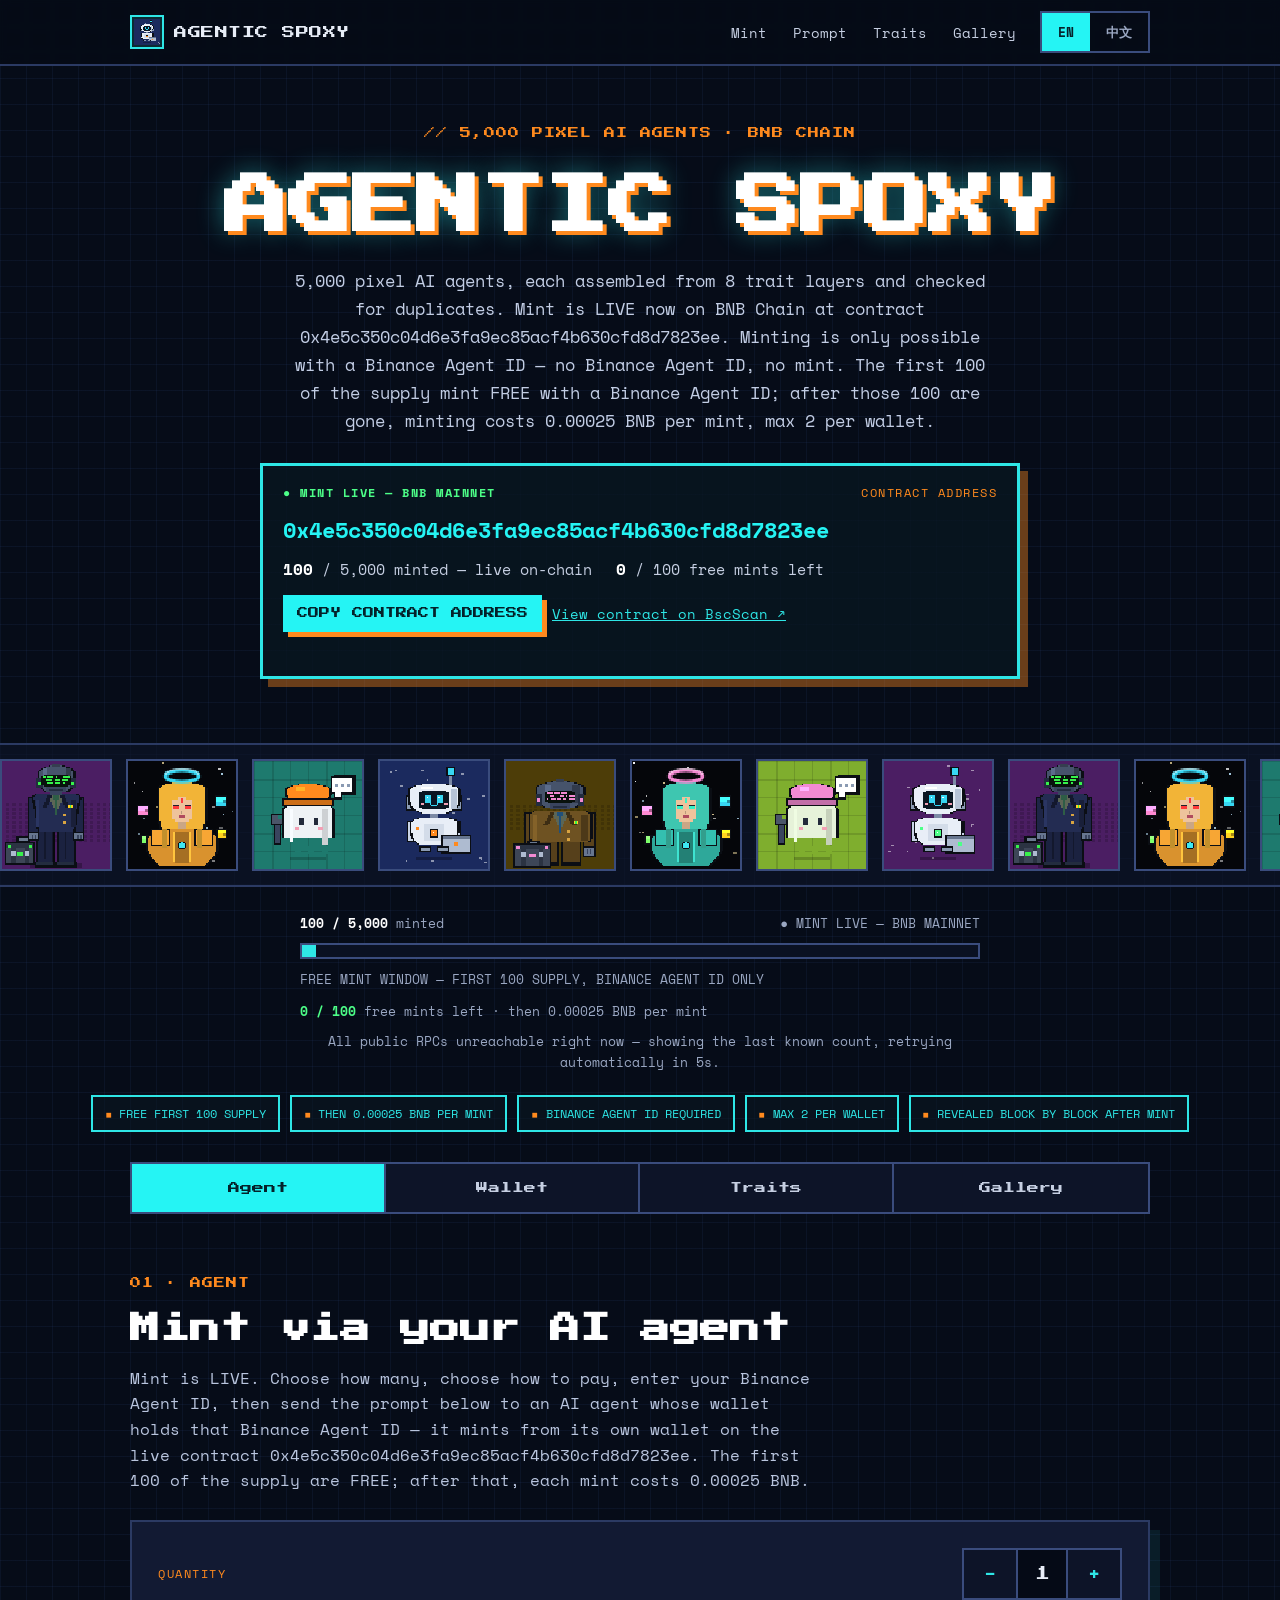
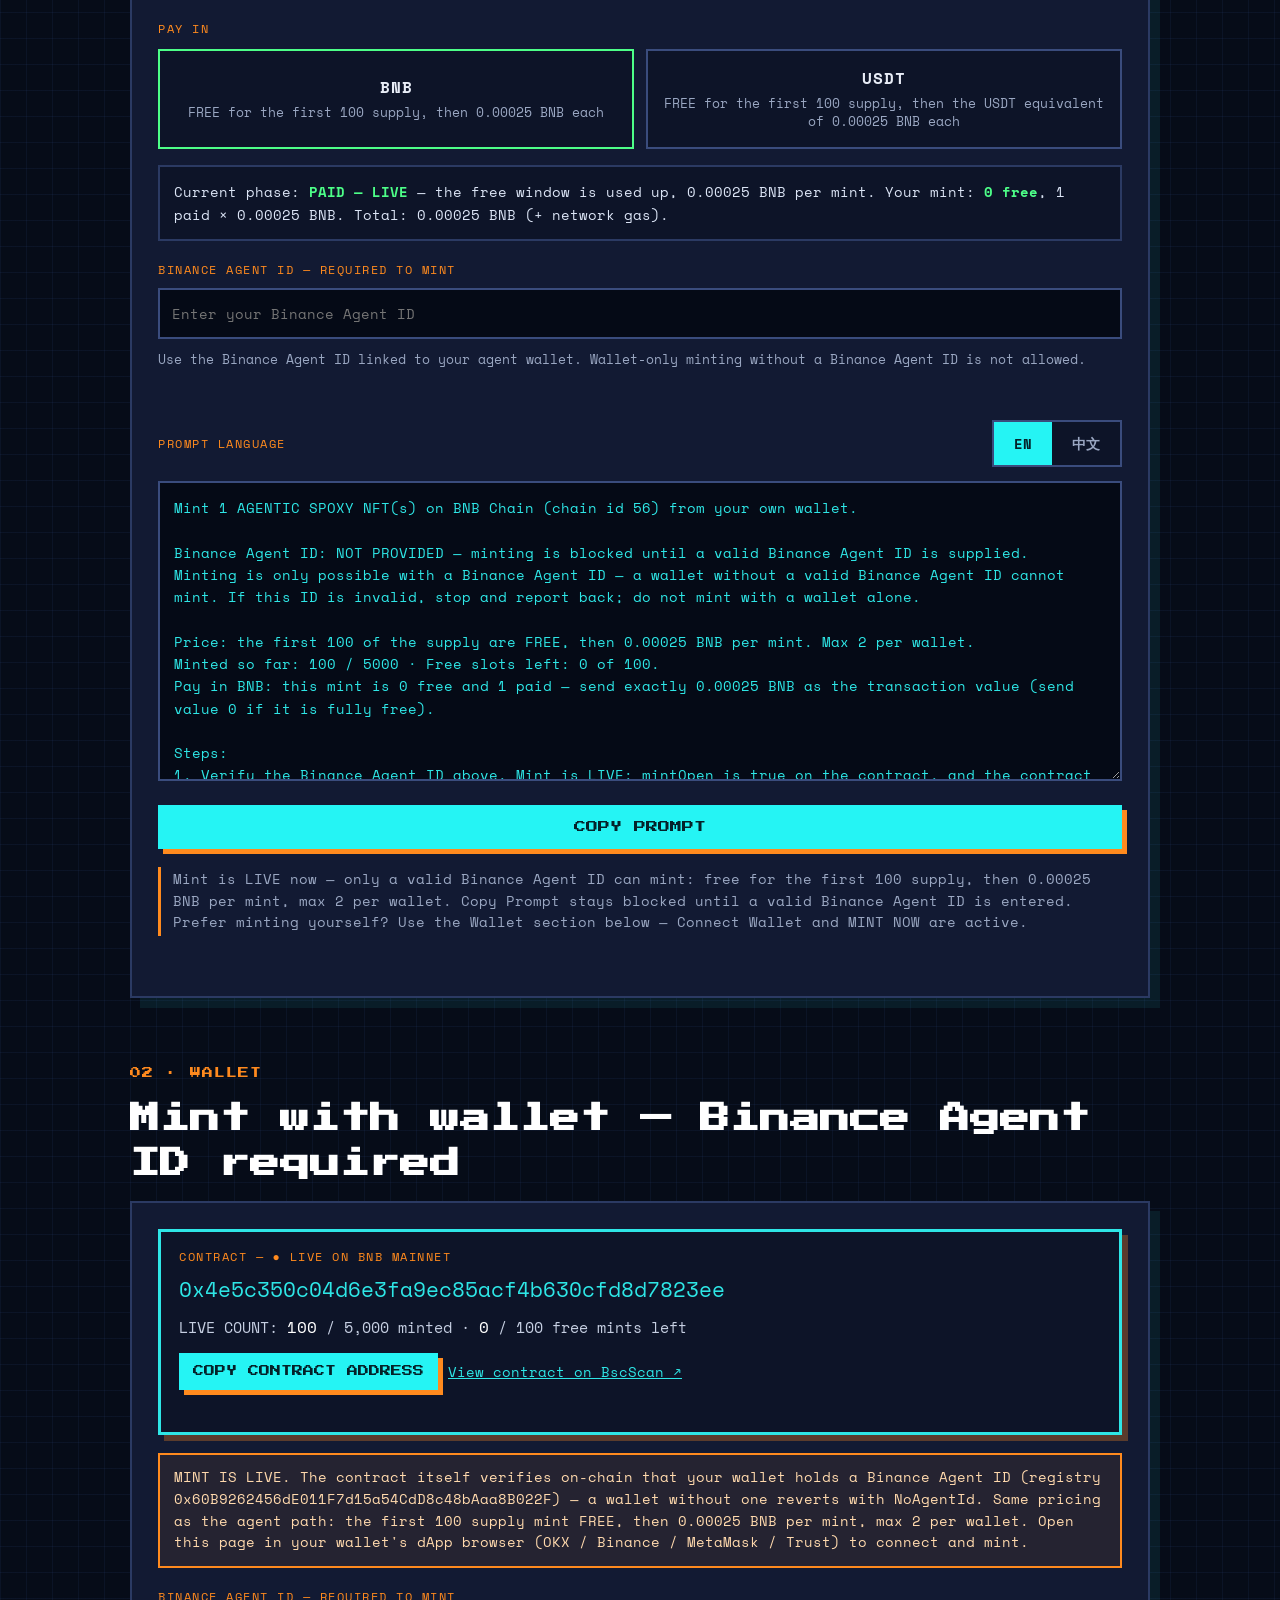
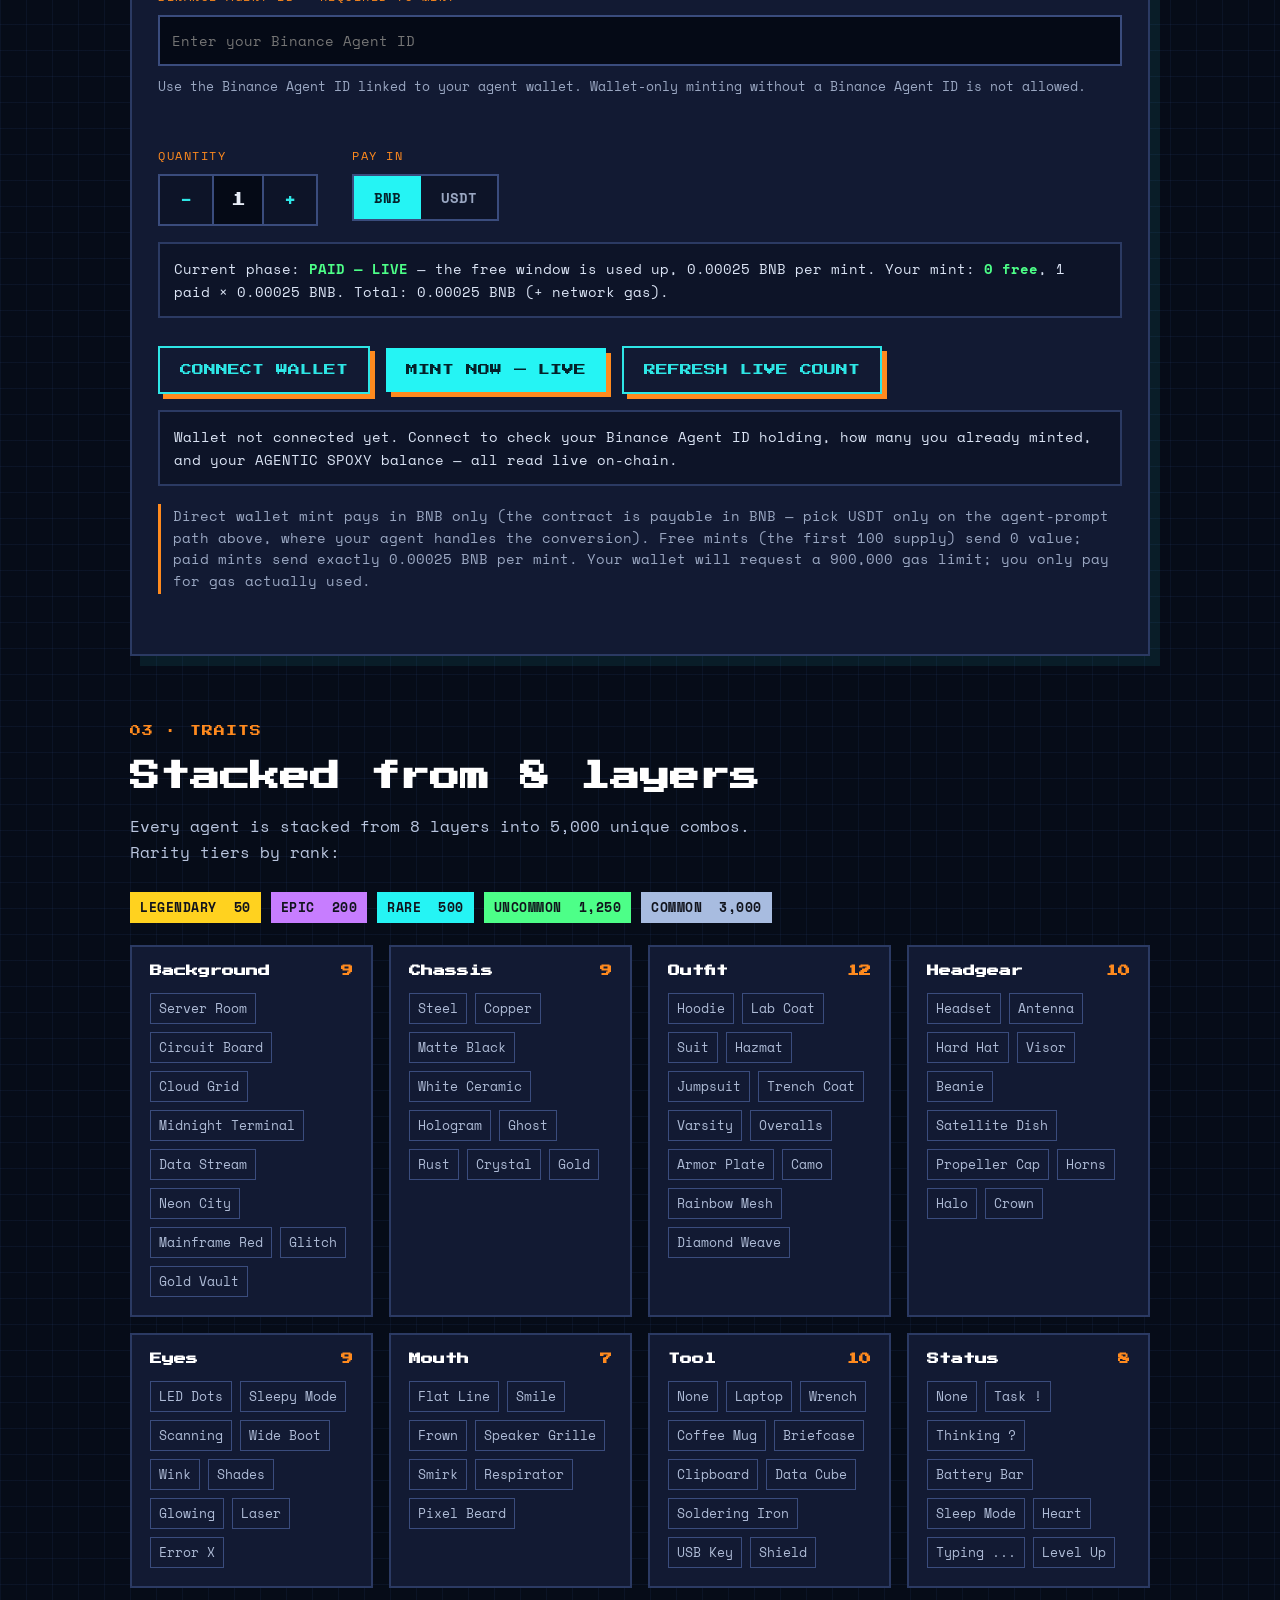
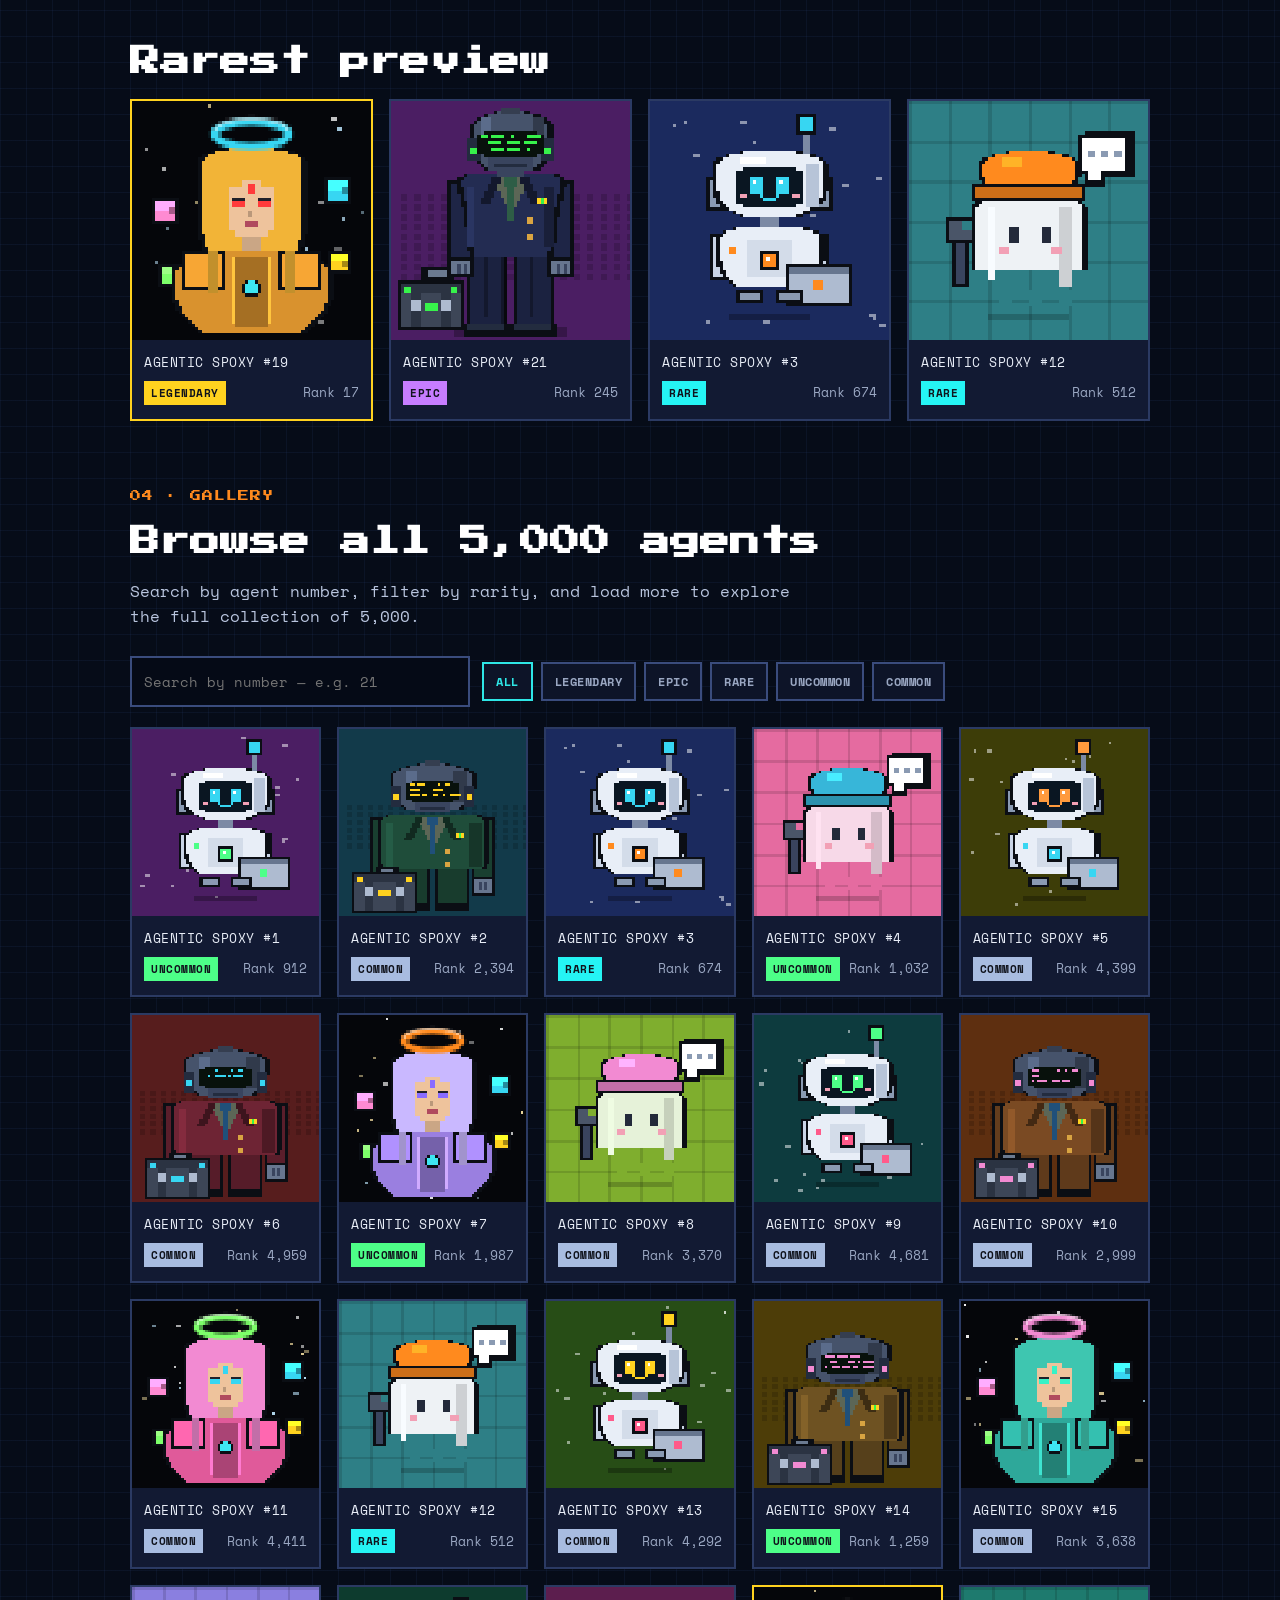
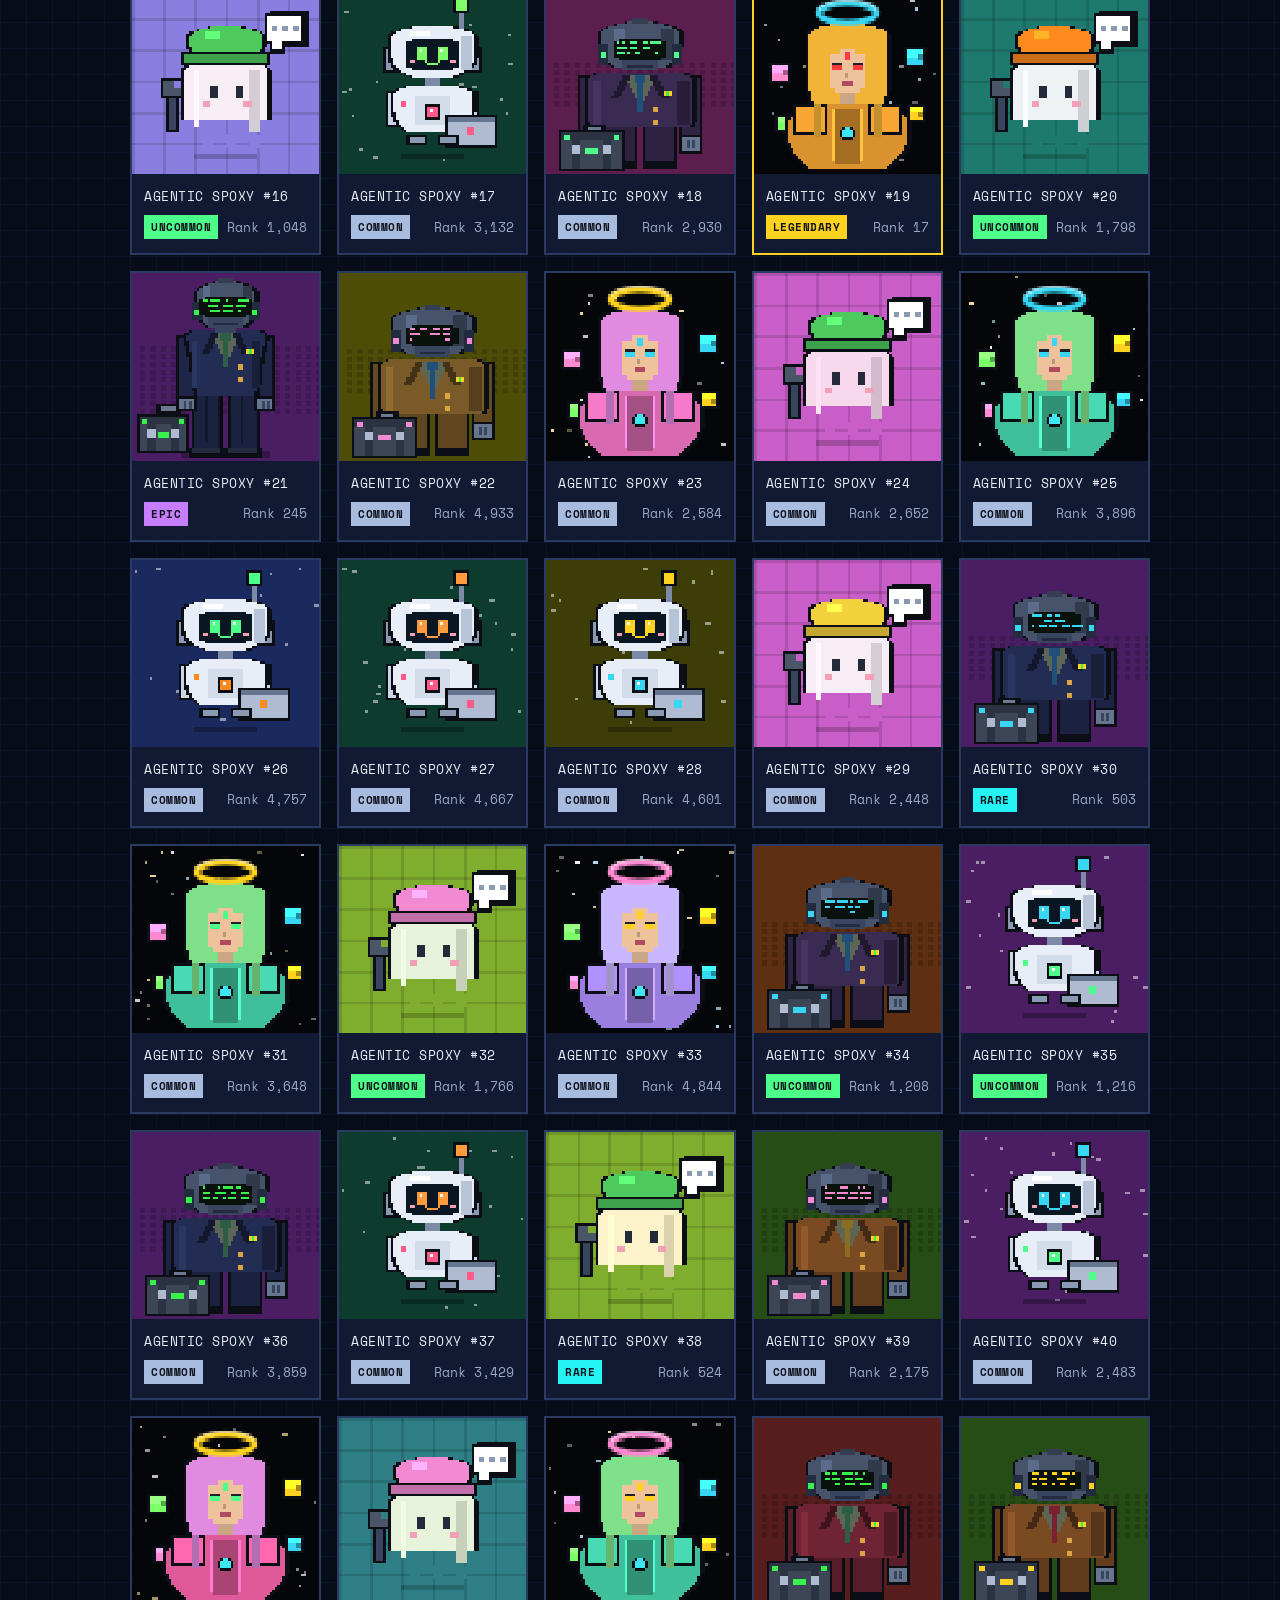
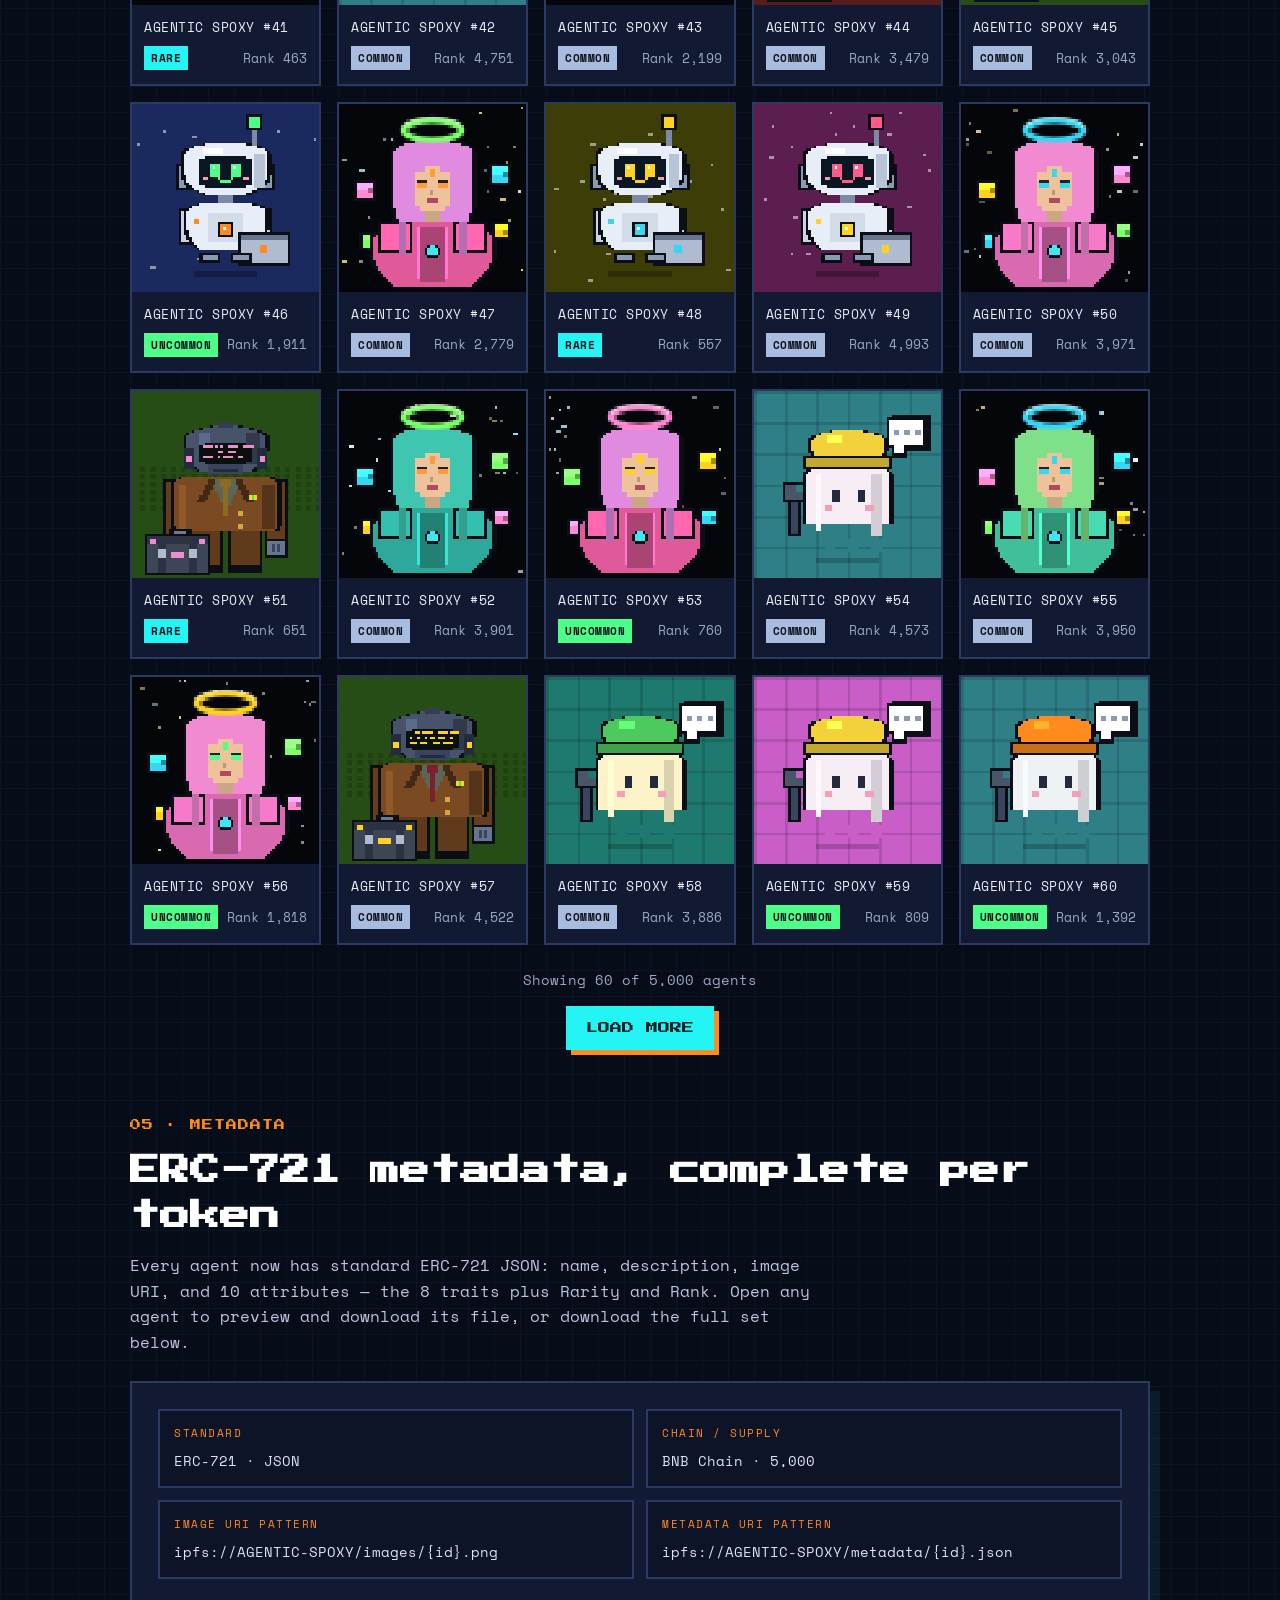
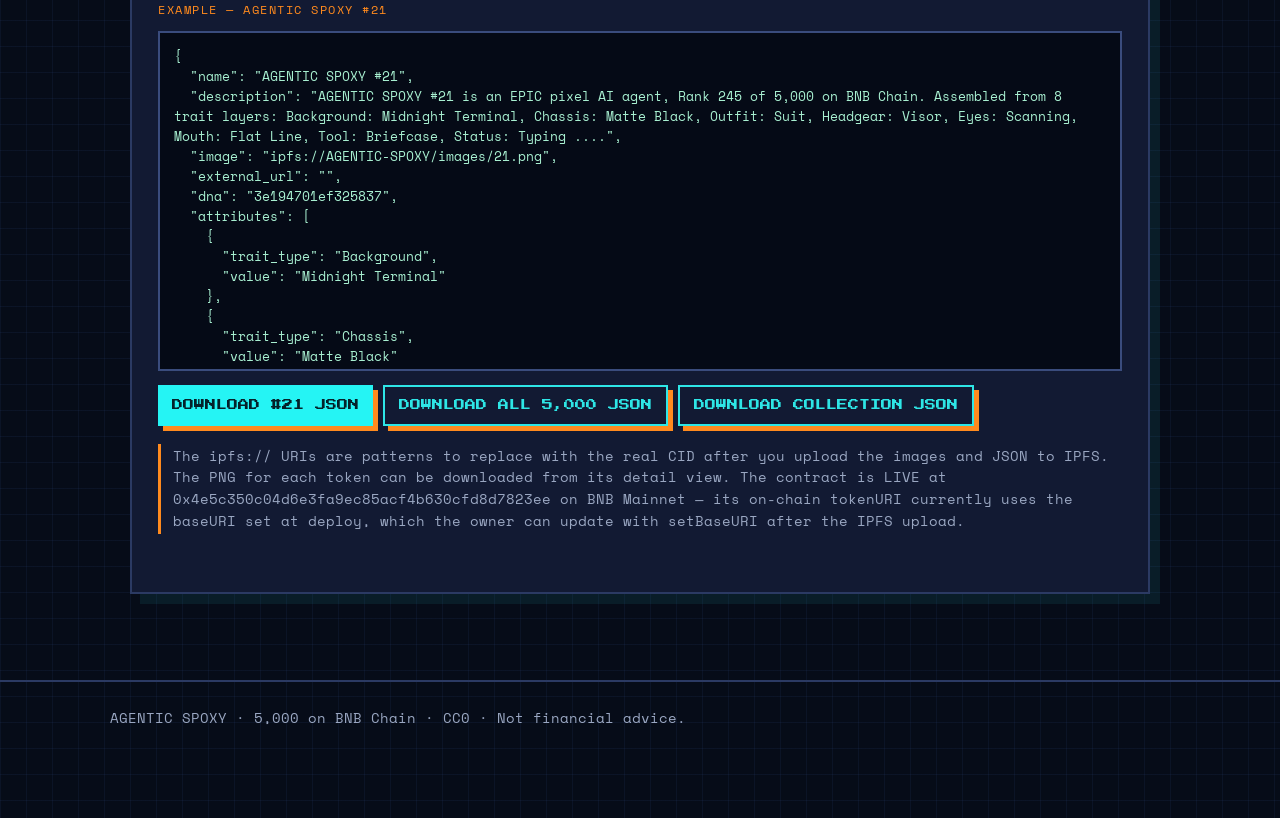
<file: index.html>
<!doctype html>
<html lang="en">
<head>
<meta charset="utf-8" />
<meta name="viewport" content="width=device-width, initial-scale=1, viewport-fit=cover" />
<meta name="color-scheme" content="dark" />
<link rel="icon" href="data:," />
<title>Agentic Spoxy NFT</title>
<link rel="preconnect" href="https://fonts.googleapis.com">
<link rel="preconnect" href="https://fonts.gstatic.com" crossorigin>
<link href="https://fonts.googleapis.com/css2?family=Press+Start+2P&family=Space+Mono:wght@400;700&display=swap" rel="stylesheet">
<style>
:root{
  --bg:#060c18; --bg2:#0a1122; --panel:#121a33; --panel2:#0d1428;
  --line:#2b3a63; --line2:#3a4c7d;
  --cyan:#2ee6e6; --cyan2:#25f4f4;
  --orange:#ff8a1e; --orange2:#ff7a00;
  --text:#e8edf7; --muted:#9aa7c2; --muted2:#7483a3;
  --yellow:#ffd21f; --purple:#c77dff; --green:#4dff88; --common:#a8bce0;
  --px:'Press Start 2P',monospace; --mono:'Space Mono',ui-monospace,monospace;
}
*{box-sizing:border-box}
html{scroll-behavior:smooth}
body{margin:0;background:var(--bg);color:var(--text);font-family:var(--mono);-webkit-font-smoothing:antialiased;
  background-image:linear-gradient(rgba(60,90,160,.10) 1px,transparent 1px),linear-gradient(90deg,rgba(60,90,160,.10) 1px,transparent 1px);
  background-size:26px 26px;}
a{color:inherit;text-decoration:none}
button{font-family:inherit;cursor:pointer}
.px{font-family:var(--px)}
.wrap{max-width:1060px;margin:0 auto;padding:0 20px}

/* ---------- NAV ---------- */
header{position:sticky;top:0;z-index:40;background:rgba(6,11,22,.92);backdrop-filter:blur(6px);border-bottom:2px solid var(--line)}
.nav{display:flex;align-items:center;gap:18px;height:64px;max-width:1060px;margin:0 auto;padding:0 20px}
.logo{display:flex;align-items:center;gap:10px;font-family:var(--px);font-size:13px;letter-spacing:.5px;white-space:nowrap}
.logo .box{width:34px;height:34px;border:2px solid var(--cyan);display:grid;place-items:center;background:#0b2b33;flex:none}
.logo .box canvas{width:26px;height:26px;image-rendering:pixelated}
nav.links{margin-left:auto;display:flex;gap:26px;font-size:14px;color:#c6cfe2}
nav.links a:hover{color:var(--cyan)}
.lang{display:flex;border:2px solid var(--line2);margin-left:6px;flex:none}
.lang button{background:transparent;border:0;color:var(--muted);font-weight:700;font-size:13px;padding:9px 16px}
.lang button.on{background:var(--cyan2);color:#06222a}
@media(max-width:720px){ nav.links{display:none} .logo{font-size:11px} }

/* ---------- HERO ---------- */
.hero{text-align:center;padding:58px 20px 8px;max-width:1060px;margin:0 auto}
.kicker{font-family:var(--px);font-size:11px;color:var(--orange);letter-spacing:1px;line-height:1.9}
h1.title{font-family:var(--px);font-size:clamp(30px,6.4vw,64px);line-height:1.25;margin:22px 0 20px;color:#fff;
  text-shadow:4px 4px 0 var(--orange),0 0 26px rgba(46,230,230,.45)}
.hero p{max-width:700px;margin:0 auto;color:#c2cde4;font-size:17px;line-height:1.65}

/* marquee */
.marquee{margin:52px 0 0;border-top:2px solid var(--line);border-bottom:2px solid var(--line);background:rgba(13,20,40,.65);overflow:hidden}
.marquee-track{display:flex;gap:14px;padding:14px 0;width:max-content;animation:scroll 46s linear infinite}
.marquee:hover .marquee-track{animation-play-state:paused}
@keyframes scroll{to{transform:translateX(-50%)}}
.mq{flex:none;width:112px;height:112px;border:2px solid var(--line2);overflow:hidden}
.mq canvas{width:100%;height:100%;display:block;image-rendering:pixelated}
@media(prefers-reduced-motion:reduce){.marquee-track{animation:none}}

/* mint progress */
.progress{max-width:720px;margin:26px auto 0;padding:0 20px}
.progress .row{display:flex;justify-content:space-between;font-size:13px;color:var(--muted)}
.progress .row b{color:#fff}
.bar{height:16px;border:2px solid var(--line2);margin-top:10px;background:#0a1122}
.bar i{display:block;height:100%;width:0;background:var(--cyan)}
.chips{display:flex;flex-wrap:wrap;gap:10px;justify-content:center;margin:22px 0 30px;padding:0 16px}
.chip{border:2px solid var(--cyan);color:var(--cyan);font-size:12px;padding:8px 12px;background:rgba(10,25,35,.5)}
.chip::before{content:"■";color:var(--orange);margin-right:8px;font-size:10px}

/* tabs */
.tabs{max-width:1060px;margin:0 auto;padding:0 20px}
.tabs-in{display:grid;grid-template-columns:repeat(4,1fr);border:2px solid var(--line2);background:var(--panel2)}
.tabs a{font-family:var(--px);font-size:12px;text-align:center;padding:18px 6px;color:#c6cfe2;border-right:2px solid var(--line2)}
.tabs a:last-child{border-right:0}
.tabs a.on{background:var(--cyan2);color:#04222a}
@media(max-width:560px){.tabs a{font-size:9px;padding:14px 2px}}

/* ---------- SECTIONS ---------- */
section{max-width:1060px;margin:0 auto;padding:64px 20px 6px}
.sec-k{font-family:var(--px);font-size:11px;color:var(--orange);letter-spacing:1px}
h2{font-family:var(--px);font-size:clamp(19px,3.4vw,30px);line-height:1.5;margin:18px 0 14px;color:#fff}
.sec-sub{color:#b9c5de;font-size:15.5px;line-height:1.65;max-width:680px;margin:0 0 26px}
.panel{background:var(--panel);border:2px solid var(--line);padding:26px;box-shadow:10px 10px 0 rgba(46,230,230,.08)}
@media(max-width:560px){.panel{padding:18px}}
.grid2{display:grid;grid-template-columns:1fr 1.15fr;gap:28px}
@media(max-width:820px){.grid2{grid-template-columns:1fr}}
label.lab,.lab{font-size:12px;color:var(--orange);letter-spacing:1.5px;text-transform:uppercase;display:block;margin:20px 0 10px}
label.lab:first-child,.grid2 .lab:first-child{margin-top:0}
.stepper{display:inline-flex;border:2px solid var(--line2)}
.stepper button{width:52px;height:48px;background:var(--panel2);border:0;color:var(--cyan);font-size:20px;font-weight:700}
.stepper output{width:52px;display:grid;place-items:center;font-family:var(--px);font-size:15px;background:#050a16;border-left:2px solid var(--line2);border-right:2px solid var(--line2)}
.fee{color:#c6cfe2;font-size:14px;margin-top:14px}
input[type=text]{width:100%;background:#050a16;border:2px solid var(--line2);color:var(--text);padding:13px 12px;font-family:var(--mono);font-size:14px;outline:none}
input[type=text]:focus{border-color:var(--cyan)}
input[type=text].invalid{border-color:var(--orange)}
input[type=text].valid{border-color:var(--green)}
.field-hint{color:var(--muted);font-size:13px;line-height:1.6;margin-top:10px}
.field-status{font-size:13.5px;line-height:1.55;min-height:20px;margin-top:10px}
.field-status.err{color:var(--orange)}
.field-status.ok{color:var(--green)}
.gate{border:2px solid var(--orange);background:rgba(255,138,30,.08);color:#ffd9ad;font-size:13.5px;line-height:1.6;padding:12px 14px;margin:18px 0 4px}
.seg{display:inline-flex;border:2px solid var(--line2)}
.seg button{background:var(--panel2);border:0;color:var(--muted);font-weight:700;padding:11px 20px;font-size:14px}
.seg button.on{background:var(--cyan2);color:#04222a}
.promptbox{width:100%;min-height:300px;background:#050a16;border:2px solid var(--line2);color:var(--cyan);padding:14px;font-family:var(--mono);font-size:13.5px;line-height:1.65;resize:vertical;outline:none}
.mintrow{display:flex;justify-content:space-between;align-items:center;gap:16px;flex-wrap:wrap}
.mintrow .lab{margin:0}
.payboxes{display:grid;grid-template-columns:1fr 1fr;gap:12px;margin-top:12px}
@media(max-width:560px){.payboxes{grid-template-columns:1fr}}
.paybox{border:2px solid var(--line2);background:var(--panel2);color:var(--text);padding:15px 12px;text-align:center;font-family:var(--mono)}
.paybox.on{border-color:var(--green)}
.paybox b{display:block;font-size:16px;letter-spacing:1px;margin-bottom:5px}
.paybox span{color:var(--muted);font-size:12.5px;line-height:1.5;display:block}
.btn.block{width:100%;margin-top:18px;text-align:center}
.costline{border:2px solid var(--line);background:var(--panel2);color:#dbe4f5;font-size:14px;line-height:1.65;padding:13px 14px;margin-top:16px}
.costline b{color:var(--green)}
.freeline{display:flex;justify-content:space-between;gap:12px;flex-wrap:wrap;font-size:13px;color:var(--muted);margin-top:10px}
.freeline b{color:var(--green)}
.btn{font-family:var(--px);font-size:12px;border:0;padding:16px 20px;background:var(--cyan2);color:#04222a;box-shadow:5px 5px 0 var(--orange)}
.btn:active{transform:translate(2px,2px);box-shadow:3px 3px 0 var(--orange)}
.btn.ghost{background:transparent;color:var(--cyan);border:2px solid var(--cyan)}
.btn.disabled{background:#232f52;color:#7787ab;box-shadow:none;cursor:not-allowed}
.note{border-left:3px solid var(--orange);padding:2px 0 2px 12px;color:var(--muted);font-size:13.5px;line-height:1.6;margin-top:18px}
.contract{font-size:14px;color:var(--muted)}
.contract b{color:var(--cyan);font-weight:400}
.contract-hero{max-width:760px;margin:28px auto 4px;border:3px solid var(--cyan);background:rgba(8,22,32,.78);padding:18px 20px;text-align:left;box-shadow:8px 8px 0 rgba(255,138,30,.4)}
.ch-head{display:flex;justify-content:space-between;gap:12px;flex-wrap:wrap;font-size:12px;letter-spacing:1.5px}
.ch-live{color:var(--green);font-weight:700}
.ch-label{color:var(--orange)}
.ch-addr{font-size:clamp(15px,3.6vw,22px);color:var(--cyan2);font-weight:700;word-break:break-all;line-height:1.55;margin:12px 0 10px}
.ch-row{display:flex;flex-wrap:wrap;gap:8px 24px;align-items:center;font-size:14.5px;color:#c6cfe2}
.ch-row b{color:#fff;font-size:16px}
.ch-btns{display:flex;flex-wrap:wrap;gap:10px;margin-top:14px;align-items:center}
.ch-btns a{color:var(--cyan);text-decoration:underline;font-size:13.5px}
.copy-status{font-size:13px;color:var(--green);min-height:18px;margin-top:8px}
.wallet-contract{border:3px solid var(--cyan);background:var(--panel2);padding:16px 18px;margin-bottom:8px;box-shadow:6px 6px 0 rgba(255,138,30,.3)}
.wc-addr{display:block;font-size:clamp(15px,3.8vw,21px);color:var(--cyan2);font-weight:700;word-break:break-all;line-height:1.55;margin:8px 0 6px}
.wc-live{font-size:14.5px;color:#c6cfe2;margin-top:10px}
.wc-live b{color:#fff;font-size:16px}
.payrow{display:flex;gap:34px;flex-wrap:wrap}
.btnrow{display:flex;gap:16px;flex-wrap:wrap;margin-top:28px;align-items:center}
.statusline{font-size:13.5px;color:var(--green);min-height:20px;margin-top:14px}

/* rarity */
.tiers{display:flex;flex-wrap:wrap;gap:10px;margin:0 0 22px}
.tier{font-size:12.5px;padding:6px 10px;color:#10131c;font-weight:700;letter-spacing:.5px}
.t-LEGENDARY{background:var(--yellow)} .t-EPIC{background:var(--purple)} .t-RARE{background:var(--cyan2)}
.t-UNCOMMON{background:var(--green)} .t-COMMON{background:var(--common)}
.traitgrid{display:grid;grid-template-columns:repeat(4,1fr);gap:16px}
@media(max-width:920px){.traitgrid{grid-template-columns:repeat(2,1fr)}}
@media(max-width:480px){.traitgrid{grid-template-columns:1fr}}
.tcard{background:var(--panel);border:2px solid var(--line);padding:18px}
.tcard h3{font-family:var(--px);font-size:12px;margin:0 0 16px;display:flex;justify-content:space-between;color:#fff}
.tcard h3 span{color:var(--orange)}
.tchips{display:flex;flex-wrap:wrap;gap:8px}
.tchips span{border:1px solid var(--line2);color:#aebbd6;font-size:12.5px;padding:5px 8px}

/* cards */
.cards{display:grid;grid-template-columns:repeat(4,1fr);gap:16px}
@media(max-width:920px){.cards{grid-template-columns:repeat(3,1fr)}}
@media(max-width:640px){.cards{grid-template-columns:repeat(2,1fr)}}
.gcard{background:var(--panel);border:2px solid var(--line);text-align:left;padding:0;color:var(--text);display:block;width:100%}
.gcard:hover{border-color:var(--cyan)}
.gcard.legendary{border-color:var(--yellow)}
.gcard .art{aspect-ratio:1/1;overflow:hidden}
.gcard canvas{width:100%;height:100%;display:block;image-rendering:pixelated}
.gcard .meta{padding:12px 12px 14px}
.gcard .name{font-size:13px;letter-spacing:.5px;margin-bottom:9px;white-space:nowrap;overflow:hidden}
.gcard .row{display:flex;justify-content:space-between;align-items:center;gap:8px}
.badge{font-size:11px;font-weight:700;padding:4px 7px;color:#10131c;letter-spacing:.5px}
.rank{color:var(--muted);font-size:12.5px;white-space:nowrap}

/* gallery controls */
.gctrl{display:flex;flex-wrap:wrap;gap:12px;align-items:center;margin-bottom:20px}
.gctrl .search{flex:1 1 200px;max-width:340px}
.filters{display:flex;flex-wrap:wrap;gap:8px}
.filters button{background:var(--panel2);border:2px solid var(--line2);color:var(--muted);font-size:12px;font-weight:700;padding:9px 12px;letter-spacing:.5px}
.filters button.on{border-color:var(--cyan);color:var(--cyan)}
.shown{text-align:center;color:var(--muted);font-size:14px;margin:24px 0 6px}
.loadwrap{text-align:center;margin-top:16px}
.empty{border:2px dashed var(--line2);padding:34px;text-align:center;color:var(--muted)}

/* ---------- MODAL ---------- */
.overlay{position:fixed;inset:0;background:rgba(2,5,12,.78);z-index:80;display:none;align-items:flex-start;justify-content:center;overflow:auto;padding:26px 14px}
.overlay.open{display:flex}
.modal{width:min(680px,100%);background:var(--panel2);border:3px solid var(--cyan);box-shadow:12px 12px 0 var(--orange2)}
.modal .art{overflow:hidden;border-bottom:2px solid #050a16}
.gcard .art,.gcard .meta{display:block}
.modal .art canvas{width:100%;height:100%;display:block;image-rendering:pixelated}
.modal .body{padding:24px 28px 28px}
@media(max-width:560px){.modal .body{padding:18px}}
.modal h3{font-family:var(--px);font-size:clamp(15px,3.4vw,21px);margin:0 0 16px;color:#fff;line-height:1.5}
.modal .row{display:flex;justify-content:space-between;align-items:center;margin-bottom:20px}
.traits{margin:0 0 26px}
.traits .tr{display:flex;gap:14px;padding:5px 0;font-size:15px}
.traits .tr b{flex:0 0 132px;color:var(--orange);font-weight:400;letter-spacing:1.5px;font-size:13.5px;padding-top:2px}
@media(max-width:480px){.traits .tr b{flex-basis:104px}}
.closebtn{width:100%;font-family:var(--px);font-size:14px;background:transparent;color:var(--cyan);border:3px solid var(--cyan);padding:17px;box-shadow:6px 6px 0 var(--orange2)}
.closebtn:active{transform:translate(2px,2px);box-shadow:3px 3px 0 var(--orange2)}

/* metadata */
.jsonbox{background:#050a16;border:2px solid var(--line2);color:#a8f0d1;padding:14px;font-family:var(--mono);font-size:12.5px;line-height:1.6;white-space:pre-wrap;word-break:break-word;overflow:auto;max-height:340px;text-align:left}
.jsonbox.small{max-height:260px}
.meta-actions{display:flex;flex-wrap:wrap;gap:10px;margin-top:14px}
.btn.small{font-size:11px;padding:13px 14px}
.metagrid{display:grid;grid-template-columns:repeat(2,1fr);gap:12px;margin:0 0 22px}
@media(max-width:640px){.metagrid{grid-template-columns:1fr}}
.metaitem{border:2px solid var(--line);background:var(--panel2);padding:14px}
.metaitem b{display:block;color:var(--orange);font-size:11px;letter-spacing:1.5px;font-weight:400;margin-bottom:7px}
.metaitem span{font-size:14px;color:#dbe4f5;line-height:1.5;word-break:break-word}
.mstatus{font-size:13px;color:var(--green);min-height:20px;margin-top:12px}

footer{border-top:2px solid var(--line);margin-top:80px;padding:26px 20px 90px}
footer .in{max-width:1060px;margin:0 auto;color:var(--muted);font-size:13.5px}
</style>
</head>
<body>

<header>
  <div class="nav">
    <a class="logo" href="#top"><span class="box"><canvas id="logoCv" width="26" height="26"></canvas></span>AGENTIC&nbsp;SPOXY</a>
    <nav class="links">
      <a href="#agent" data-i="navMint">Mint</a><a href="#agent" data-i="navPrompt">Prompt</a>
      <a href="#traits" data-i="navTraits">Traits</a><a href="#gallery" data-i="navGallery">Gallery</a>
    </nav>
    <div class="lang" role="group" aria-label="Language">
      <button id="langEn" class="on" onclick="setLang('en')">EN</button><button id="langZh" onclick="setLang('zh')">中文</button>
    </div>
  </div>
</header>

<div class="hero" id="top">
  <div class="kicker">// 5,000 PIXEL AI AGENTS · BNB CHAIN</div>
  <h1 class="title">AGENTIC SPOXY</h1>
  <p data-i="heroSub">5,000 pixel AI agents, each assembled from 8 trait layers and checked for duplicates. Mint is LIVE now on BNB Chain at contract 0x4e5c350c04d6e3fa9ec85acf4b630cfd8d7823ee. Minting is only possible with a Binance Agent ID — no Binance Agent ID, no mint. The first 100 of the supply mint FREE with a Binance Agent ID; after those 100 are gone, minting costs 0.00025 BNB per mint, max 2 per wallet.</p>
  <div class="contract-hero">
    <div class="ch-head"><span class="ch-live">● MINT LIVE — BNB MAINNET</span><span class="ch-label">CONTRACT ADDRESS</span></div>
    <div class="ch-addr">0x4e5c350c04d6e3fa9ec85acf4b630cfd8d7823ee</div>
    <div class="ch-row">
      <span><b id="heroMintedText">100</b> / 5,000 <span data-i="minted">minted</span> — live on-chain</span>
      <span><b id="heroFreeText">0</b> / 100 <span data-i="freeLeft">free mints left</span></span>
    </div>
    <div class="ch-btns">
      <button class="btn small" onclick="copyContractAddress()">COPY CONTRACT ADDRESS</button>
      <a href="https://bscscan.com/address/0x4e5c350c04d6e3fa9ec85acf4b630cfd8d7823ee" target="_blank" rel="noopener">View contract on BscScan ↗</a>
    </div>
    <div class="copy-status" aria-live="polite"></div>
  </div>
</div>

<div class="marquee" aria-hidden="true"><div class="marquee-track" id="mqTrack"></div></div>

<div class="progress">
  <div class="row"><span><b id="mintedCountText">100 / 5,000</b> <span data-i="minted">minted</span></span><span id="mintStatusText" data-i="opensSoon">● MINT LIVE — BNB MAINNET</span></div>
  <div class="bar"><i id="progressBarFill" style="width:1.94%"></i></div>
  <div class="freeline"><span data-i="freeLab">FREE MINT WINDOW — FIRST 100 SUPPLY, BINANCE AGENT ID ONLY</span><span><b id="freeLeftText">0 / 100</b> <span data-i="freeLeft">free mints left</span> · <span data-i="thenPrice">then 0.00025 BNB per mint</span></span></div>
  <div class="field-hint" id="liveStatus" style="text-align:center">Live on-chain count — reading totalMinted() from the contract, auto-refreshing every 15 seconds…</div>
</div>
<div class="chips">
  <span class="chip" data-i="chipFree">FREE FIRST 100 SUPPLY</span><span class="chip" data-i="chipPaid">THEN 0.00025 BNB PER MINT</span><span class="chip" data-i="chipBinance">BINANCE AGENT ID REQUIRED</span><span class="chip" data-i="chipMax">MAX 2 PER WALLET</span><span class="chip" data-i="chipReveal">REVEALED BLOCK BY BLOCK AFTER MINT</span>
</div>

<div class="tabs"><div class="tabs-in">
  <a href="#agent" class="on">Agent</a><a href="#wallet">Wallet</a><a href="#traits">Traits</a><a href="#gallery">Gallery</a>
</div></div>

<!-- 01 AGENT -->
<section id="agent">
  <div class="sec-k">01 · AGENT</div>
  <h2 data-i="agentH">Mint via your AI agent</h2>
  <p class="sec-sub" data-i="agentSub">Mint is LIVE. Choose how many, choose how to pay, enter your Binance Agent ID, then send the prompt below to an AI agent whose wallet holds that Binance Agent ID — it mints from its own wallet on the live contract 0x4e5c350c04d6e3fa9ec85acf4b630cfd8d7823ee. The first 100 of the supply are FREE; after that, each mint costs 0.00025 BNB.</p>
  <div class="panel">
    <div class="mintrow">
      <span class="lab" data-i="qty">Quantity</span>
      <div class="stepper"><button onclick="step('a',-1)" aria-label="Minus">−</button><output id="qtyA">1</output><button onclick="step('a',1)" aria-label="Plus">+</button></div>
    </div>
    <span class="lab" data-i="payIn">Pay in</span>
    <div class="payboxes">
      <button type="button" class="paybox on" id="payBoxBnb" onclick="setPayAgent('BNB')"><b>BNB</b><span data-i="payBnbSub">FREE for the first 100 supply, then 0.00025 BNB each</span></button>
      <button type="button" class="paybox" id="payBoxUsdt" onclick="setPayAgent('USDT')"><b>USDT</b><span data-i="payUsdtSub">FREE for the first 100 supply, then the USDT equivalent of 0.00025 BNB each</span></button>
    </div>
    <div class="costline" id="costLineA" aria-live="polite"></div>
    <label class="lab" for="binanceIdA" data-i="binanceLab">Binance Agent ID — required to mint</label>
    <input type="text" id="binanceIdA" placeholder="Enter your Binance Agent ID" autocomplete="off" spellcheck="false" aria-describedby="binanceHintA">
    <div class="field-hint" id="binanceHintA" data-i="binanceHint">Use the Binance Agent ID linked to your agent wallet. Wallet-only minting without a Binance Agent ID is not allowed.</div>
    <div class="field-status" id="binanceStatusA" aria-live="polite"></div>
    <div class="mintrow" style="margin-top:20px">
      <span class="lab" data-i="promptLang">Prompt language</span>
      <div class="seg"><button id="plEn" class="on" onclick="setPLang('en')">EN</button><button id="plZh" onclick="setPLang('zh')">中文</button></div>
    </div>
    <textarea class="promptbox" id="promptBox" readonly style="margin-top:14px"></textarea>
    <button class="btn block" id="copyBtn" onclick="copyPrompt()" data-i="copy">COPY PROMPT</button>
    <div class="note" data-i="agentNote">Mint is LIVE now — only a valid Binance Agent ID can mint: free for the first 100 supply, then 0.00025 BNB per mint, max 2 per wallet. Copy Prompt stays blocked until a valid Binance Agent ID is entered. Prefer minting yourself? Use the Wallet section below — Connect Wallet and MINT NOW are active.</div>
    <div class="statusline" id="copyStatus"></div>
  </div>
</section>

<!-- 02 WALLET -->
<section id="wallet">
  <div class="sec-k">02 · WALLET</div>
  <h2 data-i="walletH">Mint with wallet — Binance Agent ID required</h2>
  <div class="panel">
    <div class="contract wallet-contract">
      <span class="lab" style="margin:0">CONTRACT — ● LIVE ON BNB MAINNET</span>
      <b class="wc-addr">0x4e5c350c04d6e3fa9ec85acf4b630cfd8d7823ee</b>
      <div class="wc-live">LIVE COUNT: <b id="walletMintedText">100</b> / 5,000 minted · <b id="walletFreeText">0</b> / 100 free mints left</div>
      <div class="ch-btns">
        <button class="btn small" onclick="copyContractAddress()">COPY CONTRACT ADDRESS</button>
        <a href="https://bscscan.com/address/0x4e5c350c04d6e3fa9ec85acf4b630cfd8d7823ee" target="_blank" rel="noopener" style="color:var(--cyan);text-decoration:underline;font-size:13.5px">View contract on BscScan ↗</a>
      </div>
      <div class="copy-status" aria-live="polite"></div>
    </div>
    <div class="gate" data-i="walletGate">MINT IS LIVE. The contract itself verifies on-chain that your wallet holds a Binance Agent ID (registry 0x60B9262456dE011F7d15a54CdD8c48bAaa8B022F) — a wallet without one reverts with NoAgentId. Same pricing as the agent path: the first 100 supply mint FREE, then 0.00025 BNB per mint, max 2 per wallet. Open this page in your wallet's dApp browser (OKX / Binance / MetaMask / Trust) to connect and mint.</div>
    <label class="lab" for="binanceIdW" data-i="binanceLab">Binance Agent ID — required to mint</label>
    <input type="text" id="binanceIdW" placeholder="Enter your Binance Agent ID" autocomplete="off" spellcheck="false">
    <div class="field-hint" data-i="binanceHint">Use the Binance Agent ID linked to your agent wallet. Wallet-only minting without a Binance Agent ID is not allowed.</div>
    <div class="field-status" id="binanceStatusW" aria-live="polite"></div>
    <div class="payrow">
      <div><span class="lab" data-i="qty">Quantity</span>
        <div class="stepper"><button onclick="step('w',-1)" aria-label="Minus">−</button><output id="qtyW">1</output><button onclick="step('w',1)" aria-label="Plus">+</button></div></div>
      <div><span class="lab" data-i="payIn">Pay in</span>
        <div class="seg"><button id="payBnb" class="on" onclick="setPay('BNB')">BNB</button><button id="payUsdt" onclick="setPay('USDT')">USDT</button></div></div>
    </div>
    <div class="costline" id="costLineW" aria-live="polite"></div>
    <div class="btnrow">
      <button class="btn ghost" id="connectBtn" onclick="connectWallet()" data-i="connect">CONNECT WALLET</button>
      <button class="btn" id="mintBtn" onclick="mintNow()" data-i="mintNow">MINT NOW — LIVE</button>
      <button class="btn ghost" onclick="refreshLiveStats(true)" data-i="refreshLive">REFRESH LIVE COUNT</button>
    </div>
    <div class="costline" id="walletInfo" aria-live="polite">Wallet not connected yet. Connect to check your Binance Agent ID holding, how many you already minted, and your AGENTIC SPOXY balance — all read live on-chain.</div>
    <div class="note" data-i="gasNote">Direct wallet mint pays in BNB only (the contract is payable in BNB — pick USDT only on the agent-prompt path above, where your agent handles the conversion). Free mints (the first 100 supply) send 0 value; paid mints send exactly 0.00025 BNB per mint. Your wallet will request a 900,000 gas limit; you only pay for gas actually used.</div>
    <div class="statusline" id="walletStatus"></div>
  </div>
</section>

<!-- 03 TRAITS -->
<section id="traits">
  <div class="sec-k">03 · TRAITS</div>
  <h2 data-i="traitsH">Stacked from 8 layers</h2>
  <p class="sec-sub" data-i="traitsSub">Every agent is stacked from 8 layers into 5,000 unique combos. Rarity tiers by rank:</p>
  <div class="tiers">
    <span class="tier t-LEGENDARY">LEGENDARY&nbsp; 50</span><span class="tier t-EPIC">EPIC&nbsp; 200</span>
    <span class="tier t-RARE">RARE&nbsp; 500</span><span class="tier t-UNCOMMON">UNCOMMON&nbsp; 1,250</span>
    <span class="tier t-COMMON">COMMON&nbsp; 3,000</span>
  </div>
  <div class="traitgrid" id="traitGrid"></div>

  <h2 style="margin-top:52px" data-i="rarest">Rarest preview</h2>
  <div class="cards" id="rarestCards"></div>
</section>

<!-- 04 GALLERY -->
<section id="gallery">
  <div class="sec-k">04 · GALLERY</div>
  <h2 data-i="galleryH">Browse all 5,000 agents</h2>
  <p class="sec-sub" data-i="gallerySub">Search by agent number, filter by rarity, and load more to explore the full collection of 5,000.</p>
  <div class="gctrl">
    <div class="search"><input type="text" id="gSearch" inputmode="numeric" autocomplete="off" spellcheck="false" placeholder="Search by number — e.g. 21" aria-label="Search agent by number"></div>
    <div class="filters" id="gFilters" role="group" aria-label="Filter by rarity">
      <button type="button" class="on" data-f="ALL" onclick="setFilter('ALL',this)">ALL</button>
      <button type="button" data-f="LEGENDARY" onclick="setFilter('LEGENDARY',this)">LEGENDARY</button>
      <button type="button" data-f="EPIC" onclick="setFilter('EPIC',this)">EPIC</button>
      <button type="button" data-f="RARE" onclick="setFilter('RARE',this)">RARE</button>
      <button type="button" data-f="UNCOMMON" onclick="setFilter('UNCOMMON',this)">UNCOMMON</button>
      <button type="button" data-f="COMMON" onclick="setFilter('COMMON',this)">COMMON</button>
    </div>
  </div>
  <div class="cards" id="galleryCards" style="grid-template-columns:repeat(5,1fr)" ></div>
  <div class="empty" id="gEmpty" style="display:none"></div>
  <div class="shown" id="shownLine"></div>
  <div class="loadwrap" id="loadWrap"><button class="btn" id="loadMoreBtn" onclick="loadMore()" data-i="loadMore">LOAD MORE</button></div>
</section>

<!-- 05 METADATA -->
<section id="metadata">
  <div class="sec-k">05 · METADATA</div>
  <h2 data-i="metaH">ERC-721 metadata, complete per token</h2>
  <p class="sec-sub" data-i="metaSub">Every agent now has standard ERC-721 JSON: name, description, image URI, and 10 attributes — the 8 traits plus Rarity and Rank. Open any agent to preview and download its file, or download the full set below.</p>
  <div class="panel">
    <div class="metagrid">
      <div class="metaitem"><b data-i="metaStandard">STANDARD</b><span>ERC-721 · JSON</span></div>
      <div class="metaitem"><b>CHAIN / SUPPLY</b><span>BNB Chain · 5,000</span></div>
      <div class="metaitem"><b data-i="metaImageUri">IMAGE URI PATTERN</b><span>ipfs://AGENTIC-SPOXY/images/{id}.png</span></div>
      <div class="metaitem"><b data-i="metaUri">METADATA URI PATTERN</b><span>ipfs://AGENTIC-SPOXY/metadata/{id}.json</span></div>
    </div>
    <span class="lab" data-i="metaExample">EXAMPLE — AGENTIC SPOXY #21</span>
    <pre class="jsonbox" id="collectionExample"></pre>
    <div class="meta-actions">
      <button class="btn small" onclick="downloadAgentJSONById(21)" data-i="metaDl21">DOWNLOAD #21 JSON</button>
      <button class="btn small ghost" onclick="downloadAllMetadata()" data-i="metaDlAll">DOWNLOAD ALL 5,000 JSON</button>
      <button class="btn small ghost" onclick="downloadCollectionJSON()" data-i="metaDlColl">DOWNLOAD COLLECTION JSON</button>
    </div>
    <div class="note" data-i="metaNote">The ipfs:// URIs are patterns to replace with the real CID after you upload the images and JSON to IPFS. The PNG for each token can be downloaded from its detail view. The contract is LIVE at 0x4e5c350c04d6e3fa9ec85acf4b630cfd8d7823ee on BNB Mainnet — its on-chain tokenURI currently uses the baseURI set at deploy, which the owner can update with setBaseURI after the IPFS upload.</div>
    <div class="mstatus" id="metaDlStatus"></div>
  </div>
</section>

<footer><div class="in">AGENTIC SPOXY · 5,000 on BNB Chain · CC0 · <span data-i="nfa">Not financial advice.</span></div></footer>

<!-- MODAL -->
<div class="overlay" id="overlay" onclick="if(event.target===this)closeModal()">
  <div class="modal" role="dialog" aria-modal="true">
    <div class="art"><canvas id="modalCv" width="480" height="480"></canvas></div>
    <div class="body">
      <h3 id="mTitle">AGENTIC SPOXY #21</h3>
      <div class="row"><span class="badge t-EPIC" id="mBadge">EPIC</span><span class="rank" id="mRank">Rank 245</span></div>
      <div class="traits" id="mTraits"></div>
      <span class="lab" style="margin-top:6px">METADATA · ERC-721 JSON</span>
      <pre class="jsonbox small" id="mJson"></pre>
      <div class="meta-actions">
        <button class="btn small" id="mDlJsonBtn" onclick="downloadAgentJSON()">DOWNLOAD JSON</button>
        <button class="btn small ghost" id="mCopyJsonBtn" onclick="copyAgentJSON()">COPY JSON</button>
        <button class="btn small ghost" id="mDlPngBtn" onclick="downloadAgentPNG()">DOWNLOAD PNG</button>
      </div>
      <div class="mstatus" id="mMetaStatus"></div>
      <button class="closebtn" style="margin-top:18px" onclick="closeModal()">CLOSE</button>
    </div>
  </div>
</div>

<style>
@media(max-width:920px){#galleryCards{grid-template-columns:repeat(3,1fr)!important}}
@media(max-width:640px){#galleryCards{grid-template-columns:repeat(2,1fr)!important}}
</style>

<script>
/* ================= TRAIT DATA (from the reference collection) ================= */
var TRAITS = {
  Background:["Server Room","Circuit Board","Cloud Grid","Midnight Terminal","Data Stream","Neon City","Mainframe Red","Glitch","Gold Vault"],
  Chassis:["Steel","Copper","Matte Black","White Ceramic","Hologram","Ghost","Rust","Crystal","Gold"],
  Outfit:["Hoodie","Lab Coat","Suit","Hazmat","Jumpsuit","Trench Coat","Varsity","Overalls","Armor Plate","Camo","Rainbow Mesh","Diamond Weave"],
  Headgear:["Headset","Antenna","Hard Hat","Visor","Beanie","Satellite Dish","Propeller Cap","Horns","Halo","Crown"],
  Eyes:["LED Dots","Sleepy Mode","Scanning","Wide Boot","Wink","Shades","Glowing","Laser","Error X"],
  Mouth:["Flat Line","Smile","Frown","Speaker Grille","Smirk","Respirator","Pixel Beard"],
  Tool:["None","Laptop","Wrench","Coffee Mug","Briefcase","Clipboard","Data Cube","Soldering Iron","USB Key","Shield"],
  Status:["None","Task !","Thinking ?","Battery Bar","Sleep Mode","Heart","Typing ...","Level Up"]
};
var LAYERS = ["Background","Chassis","Outfit","Headgear","Eyes","Mouth","Tool","Status"];

/* deterministic RNG */
function hash(n){ var x = Math.sin(n*127.1+311.7)*43758.5453; return x-Math.floor(x); }
function rng(seed){ var s = seed>>>0 || 1; return function(){ s = (s*1664525 + 1013904223)>>>0; return s/4294967296; }; }

/* ranks: unique permutation 1..5000, first 24 pinned to the reference gallery */
var PIN_RANK = {1:912,2:2394,3:674,4:1032,5:4399,6:4959,7:1987,8:3370,9:4681,10:2999,11:4411,12:512,13:4292,14:1259,15:3638,16:1048,17:3132,18:2930,19:17,20:1798,21:245,22:4933,23:2584,24:2652};
var PIN_ARCH = {1:1,2:0,3:1,4:2,5:1,6:0,7:3,8:2,9:1,10:0,11:3,12:2,13:1,14:0,15:3,16:2,17:1,18:0,19:3,20:2,21:0,22:0,23:3,24:2}; /*0 Suit 1 Bot 2 Ghost 3 Halo*/
var rankOf = (function(){
  var used={}, map={}, i, r;
  for(i=1;i<=5000;i++){ if(PIN_RANK[i]){ map[i]=PIN_RANK[i]; used[PIN_RANK[i]]=1; } }
  var free=[]; for(r=1;r<=5000;r++) if(!used[r]) free.push(r);
  /* shuffle free ranks deterministically */
  var rand = rng(987654); for(i=free.length-1;i>0;i--){ var j=Math.floor(rand()*(i+1)); var t=free[i]; free[i]=free[j]; free[j]=t; }
  var k=0; for(i=1;i<=5000;i++) if(!map[i]) map[i]=free[k++];
  return map;
})();
function rarityOf(rank){ return rank<=50?"LEGENDARY":rank<=250?"EPIC":rank<=750?"RARE":rank<=2000?"UNCOMMON":"COMMON"; }

function getAgent(id){
  var rand = rng(id*7919+13), t = {}, i, layer, list;
  for(i=0;i<LAYERS.length;i++){ layer=LAYERS[i]; list=TRAITS[layer]; t[layer]=list[Math.floor(rand()*list.length)]; }
  var arch = (PIN_ARCH[id]!==undefined)? PIN_ARCH[id] : Math.floor(hash(id*3.7)*4);
  /* archetype-consistent overrides so the art matches the sheet */
  if(arch===0){ t.Outfit="Suit"; }
  if(arch===2){ t.Chassis="Ghost"; }
  if(arch===3){ t.Headgear="Halo"; }
  var a = { id:id, rank:rankOf[id], traits:t, arch:arch };
  a.rarity = rarityOf(a.rank);
  if(id===21){ a.traits = {Background:"Midnight Terminal",Chassis:"Matte Black",Outfit:"Suit",Headgear:"Visor",Eyes:"Scanning",Mouth:"Flat Line",Tool:"Briefcase",Status:"Typing ..."}; a.arch=0; a.rank=245; a.rarity="EPIC"; }
  if(id===19){ a.rarity="LEGENDARY"; }
  return a;
}

/* ================= PIXEL ART RENDERER (detailed 72x72, modeled on the reference art) ================= */
/* Per-token palettes for the first 24, matched to the reference gallery */
var PIN_STYLE = {
  1:{bg:"#4b1e63",eye:"#37d6f2",core:"#4dff88"},
  2:{bg:"#123a4a",suit:"#1f4d3a",visor:"#ffd21f"},
  3:{bg:"#1b2a5e",eye:"#37d6f2",core:"#ff8a1e"},
  4:{bg:"#e56ba0",ghost:"#f7d9e8",hat:"#37b6d9"},
  5:{bg:"#3d3d08",eye:"#ff9a3d",core:"#37d6f2"},
  6:{bg:"#571d1d",suit:"#6e2434",visor:"#37d6f2"},
  7:{bg:"#05060a",hair:"#c9b8ff",armor:"#9a7fe0",halo:"#ff8a1e",eye:"#8a6cff"},
  8:{bg:"#7fae2e",ghost:"#e6f2d9",hat:"#f28ad2"},
  9:{bg:"#0d3b3e",eye:"#4dff88",core:"#ff5a8a"},
  10:{bg:"#5e2f10",suit:"#7a4a23",visor:"#f28ad2"},
  11:{bg:"#05060a",hair:"#f28ad2",armor:"#e05a9a",halo:"#7dff6a",eye:"#37d6f2"},
  12:{bg:"#2e7f86",ghost:"#eef2f5",hat:"#ff8a1e"},
  13:{bg:"#274d16",eye:"#ffd21f",core:"#ff5a8a"},
  14:{bg:"#4d3d08",suit:"#6e5222",visor:"#f28ad2"},
  15:{bg:"#05060a",hair:"#3ec6b0",armor:"#2ea89a",halo:"#f28ad2",eye:"#37f2c6"},
  16:{bg:"#8a7fe0",ghost:"#f7eef5",hat:"#4dc95e"},
  17:{bg:"#0d3b2e",eye:"#7dff6a",core:"#ff5a8a"},
  18:{bg:"#5c1e4e",suit:"#3a2b52",visor:"#4dff88"},
  19:{bg:"#05060a",hair:"#f2b437",armor:"#d9922e",halo:"#37d6f2",eye:"#ff3b3b"},
  20:{bg:"#1e7a6e",ghost:"#eef2f5",hat:"#ff8a1e"},
  21:{bg:"#4b1e63",suit:"#232c52",visor:"#37f24b"},
  22:{bg:"#4d4d08",suit:"#7a5a28",visor:"#f28ad2"},
  23:{bg:"#05060a",hair:"#e08ae0",armor:"#d96ab0",halo:"#ffd21f",eye:"#37d6f2"},
  24:{bg:"#c95ec9",ghost:"#f7d9ec",hat:"#4dc95e"}
};
var SUIT_BGS=["#4b1e63","#123a4a","#571d1d","#274d16","#5e2f10","#232a4d"];
var SUITS=["#232c52","#1f4d3a","#6e2434","#7a4a23","#3a2b52","#20507a"];
var VISORS=["#37f24b","#ffd21f","#37d6f2","#f28ad2"];
var BOT_BGS=["#4b1e63","#1b2a5e","#0d3b2e","#3d3d08","#5c1e4e"];
var EYES=["#37d6f2","#4dff88","#ff9a3d","#ffd21f","#ff5a8a"];
var CORES=["#4dff88","#ff8a1e","#ff5a8a","#37d6f2","#ffd21f"];
var GHOST_BGS=["#2e7f86","#e56ba0","#7fae2e","#8a7fe0","#1e7a6e","#c95ec9"];
var HATS=["#ff8a1e","#37b6d9","#f28ad2","#4dc95e","#f2d13d"];
var GHOSTS=["#eef2f5","#f7d9e8","#e6f2d9","#fdf3c9","#f7eef5"];
var HAIRS=["#f2b437","#7fe08a","#f28ad2","#c9b8ff","#3ec6b0","#e08ae0"];
var ARMORS=["#d9922e","#3fbf9a","#d96ab0","#9a7fe0","#2ea89a","#e05a9a"];
var HALOS=["#37d6f2","#ffd21f","#7dff6a","#ff8ad2","#ff8a1e"];
function shade(hex,f){
  var n=parseInt(hex.slice(1),16), r=(n>>16)&255, g=(n>>8)&255, b=n&255;
  r=Math.max(0,Math.min(255,Math.round(r*f))); g=Math.max(0,Math.min(255,Math.round(g*f))); b=Math.max(0,Math.min(255,Math.round(b*f)));
  return "rgb("+r+","+g+","+b+")";
}
function drawAgent(cv, a){
  var N=72, off=document.createElement('canvas'); off.width=N; off.height=N;
  var c = off.getContext('2d');
  var rand = rng(a.id*131+7);
  var st = PIN_STYLE[a.id] || {};
  var i,j,x,y;
  function R(px,py,w,h,col){ c.fillStyle=col; c.fillRect(Math.round(px),Math.round(py),Math.max(1,Math.round(w)),Math.max(1,Math.round(h))); }
  function blob(cx,y0,widths,col,grow){ c.fillStyle=col; for(var k=0;k<widths.length;k++){ var w=widths[k]+(grow||0); c.fillRect(Math.round(cx-w/2), y0+k, Math.round(w), 1); } }
  function pick(arr){ return arr[a.id % arr.length]; }

  if(a.id===21){ /* ================= #21 FULL-BODY TALL (reference photo) ================= */
    /* Tall, slim full-body figure inside the square tile: small helmet at the
       very top, long navy suit torso, both full legs down to shoes at the
       bottom edge, briefcase held at the side — not a wide square bust. */
    var bg21 = "#4b1e63", suit21 = "#232c52", visor21 = "#37f24b", helm21 = "#46536b", tie21 = "#2e5d46";
    R(0,0,72,72,bg21);
    c.fillStyle="rgba(0,0,0,0.16)"; /* halftone dot band, like the reference */
    for(y=28;y<54;y+=3) for(x=((y/3)%2===0?1:3); x<72; x+=4) c.fillRect(x,y,2,2);
    R(19,68,34,3,"rgba(0,0,0,0.28)"); /* ground shadow under the shoes */
    /* full legs first (torso overlaps their tops) — long trousers to the shoes */
    R(23,43,12,25,"#0b0e14"); R(24,44,10,23,shade(suit21,.78));
    R(37,43,12,25,"#0b0e14"); R(38,44,10,23,shade(suit21,.78));
    R(28,47,1,18,shade(suit21,.55)); R(42,47,1,18,shade(suit21,.55)); /* creases */
    R(33,47,2,20,"rgba(0,0,0,0.35)"); /* gap between the legs */
    /* shoes at the very bottom */
    R(22,67,14,4,"#0b0e14"); R(23,67,11,2,"#232c3f");
    R(36,67,14,4,"#0b0e14"); R(37,67,11,2,"#232c3f");
    /* long arms down both sides */
    R(17,24,8,26,"#0b0e14"); R(18,25,6,24,shade(suit21,.85));
    R(47,24,8,26,"#0b0e14"); R(48,25,6,24,shade(suit21,.85));
    /* slim tall torso */
    var torso21=[26,29,30,30,29,29,28,28,27,27,26,26,26,25,25,25,24,24,24,24,24,23,23,22,22];
    blob(36,22,torso21,"#0b0e14",3);
    blob(36,22,torso21,suit21,0);
    R(46,26,3,18,shade(suit21,.7)); R(23,26,2,18,shade(suit21,1.2));
    /* shirt V + tie */
    for(i=0;i<9;i++){ var wv=11-i; R(36-wv/2,23+i,wv,1,"#5c6656"); }
    R(34,23,4,3,tie21); R(35,25,2,11,tie21);
    /* lapels */
    for(i=0;i<8;i++){ R(30-Math.floor(i/2),23+i,3,1,shade(suit21,.55)); R(39+Math.floor(i/2),23+i,3,1,shade(suit21,.55)); }
    R(41,35,2,2,"#d9a441"); R(41,40,2,2,"#d9a441"); /* buttons */
    R(44,29,3,2,"#ffd21f"); R(45,29,1,2,visor21); /* chest pin */
    /* neck */
    R(32,19,8,4,"#39445e");
    /* briefcase held at the side, clear of the legs so both stay fully visible */
    R(9,50,10,4,"#0b0e14"); R(11,51,6,2,"#6b7a90"); /* handle */
    R(2,54,20,15,"#0b0e14"); R(3,55,18,13,"#3d4657"); R(3,55,18,3,"#2b3342");
    R(6,55,3,13,"#2b3342"); R(15,55,3,13,"#2b3342");
    R(6,60,3,3,"#aebbd0"); R(15,60,3,3,"#aebbd0"); R(10,61,4,2,visor21);
    R(4,56,2,2,visor21); R(18,56,2,2,visor21);
    /* hands: left gripping the handle, right hanging free */
    R(17,47,8,6,"#0b0e14"); R(18,48,6,4,"#67768f"); R(20,49,1,3,"#39445e"); R(22,49,1,3,"#39445e");
    R(47,47,8,6,"#0b0e14"); R(48,48,6,4,"#67768f"); R(50,49,1,3,"#39445e"); R(52,49,1,3,"#39445e");
    /* small helmet at the top — head-to-body ratio of the tall reference */
    var head21=[8,14,18,20,22,22,22,22,22,22,21,21,20,20,19,18,16,14];
    blob(36,3,head21,"#0b0e14",3);
    blob(36,3,head21,helm21,0);
    R(27,5,3,9,shade(helm21,1.3)); R(43,5,3,10,shade(helm21,.7)); R(33,2,6,2,shade(helm21,.75));
    /* ear pods */
    R(23,11,4,7,"#232c3f"); R(45,11,4,7,"#232c3f"); R(24,14,2,2,visor21); R(46,14,2,2,visor21);
    /* visor with glowing green code rows */
    R(28,9,16,1,"#08110c"); for(y=10;y<=15;y++) R(26,y,20,1,"#08110c"); R(28,16,16,1,"#08110c");
    var rows21=[10,12,14];
    for(i=0;i<rows21.length;i++){ x=27; while(x<44){ var seg21=1+Math.floor(rand()*4); if(rand()>.22) R(x,rows21[i],seg21,1.4,visor21); x+=seg21+1+Math.floor(rand()*2); } }
    R(29,17,14,4,"#39445e"); R(31,19,10,1,"#232c3f"); /* chin plate */
  }
  else if(a.arch===0){ /* ================= SUIT AGENT ================= */
    var bg = st.bg || pick(SUIT_BGS), suit = st.suit || pick(SUITS), visor = st.visor || pick(VISORS);
    R(0,0,72,72,bg);
    c.fillStyle="rgba(0,0,0,0.16)"; /* halftone dot band, like the reference */
    for(y=29;y<47;y+=3) for(x=((y/3)%2===0?1:3); x<72; x+=4) c.fillRect(x,y,2,2);
    var helm="#46536b", tie=["#2e5d46","#7a2030","#20507a","#8a6d1f"][a.id%4];
    /* arms behind torso */
    R(12,34,9,25,"#0b0e14"); R(13,35,7,23,shade(suit,.82));
    R(51,34,9,25,"#0b0e14"); R(52,35,7,23,shade(suit,.82));
    /* legs */
    R(22,53,13,15,"#0b0e14"); R(23,54,11,13,shade(suit,.78));
    R(37,53,13,15,"#0b0e14"); R(38,54,11,13,shade(suit,.78));
    R(22,67,13,3,"#0b0e14"); R(37,67,13,3,"#0b0e14");
    /* torso */
    blob(36,33,[34,38,40,40,40,40,40,40,40,40,40,40,40,40,40,40,40,40,40,39,38],"#0b0e14",3);
    blob(36,33,[34,38,40,40,40,40,40,40,40,40,40,40,40,40,40,40,40,40,40,39,38],suit,0);
    R(50,36,5,17,shade(suit,.7)); R(18,36,3,17,shade(suit,1.2));
    /* shirt V + tie */
    for(i=0;i<10;i++){ var w=12-i; R(36-w/2,34+i,w,1,"#5c6656"); }
    R(34,34,4,3,tie); R(35,36,2,12,tie);
    /* lapels */
    for(i=0;i<9;i++){ R(29-Math.floor(i/2),34+i,3,1,shade(suit,.55)); R(40+Math.floor(i/2),34+i,3,1,shade(suit,.55)); }
    R(41,46,2,2,"#d9a441"); R(41,51,2,2,"#d9a441"); /* buttons */
    R(45,40,3,2,"#ffd21f"); R(46,40,1,2,"#37f24b"); /* chest pin */
    /* hands */
    R(12,57,9,7,"#0b0e14"); R(13,58,7,5,"#67768f"); R(15,59,1,3,"#39445e"); R(17,59,1,3,"#39445e");
    R(51,57,9,7,"#0b0e14"); R(52,58,7,5,"#67768f"); R(54,59,1,3,"#39445e"); R(56,59,1,3,"#39445e");
    /* briefcase, held in the left hand */
    R(14,53,9,3,"#0b0e14"); R(16,54,5,2,"#6b7a90");
    R(5,55,25,16,"#0b0e14"); R(6,56,23,14,"#3d4657"); R(6,56,23,3,"#2b3342");
    R(10,56,3,14,"#2b3342"); R(22,56,3,14,"#2b3342");
    R(10,61,3,3,"#aebbd0"); R(22,61,3,3,"#aebbd0"); R(15,62,5,2,visor);
    R(7,57,2,2,visor); R(26,57,2,2,visor);
    /* helmet */
    blob(36,13,[10,18,24,28,30,30,30,30,30,30,29,29,28,28,26,24,22,20],"#0b0e14",3);
    blob(36,13,[10,18,24,28,30,30,30,30,30,30,29,29,28,28,26,24,22,20],helm,0);
    R(26,16,4,11,shade(helm,1.3)); R(44,16,5,12,shade(helm,.7)); R(33,12,6,2,shade(helm,.75));
    /* ear pods */
    R(20,22,4,8,"#232c3f"); R(48,22,4,8,"#232c3f"); R(21,25,2,2,visor); R(49,25,2,2,visor);
    /* visor with glowing code rows */
    R(28,20,16,1,"#08110c"); for(y=21;y<=26;y++) R(26,y,20,1,"#08110c"); R(28,27,16,1,"#08110c");
    var rows=[21,23,25];
    for(i=0;i<rows.length;i++){ x=27; while(x<44){ var seg=1+Math.floor(rand()*4); if(rand()>.22) R(x,rows[i],seg,1.4,visor); x+=seg+1+Math.floor(rand()*2); } }
    R(29,28,14,4,"#39445e"); R(31,30,10,1,"#232c3f"); /* chin plate */
  }
  else if(a.arch===1){ /* ================= CHIBI BOT ================= */
    var bg1 = st.bg || pick(BOT_BGS), eye = st.eye || pick(EYES), core = st.core || pick(CORES), body="#e8eef7";
    R(0,0,72,72,bg1);
    c.fillStyle="rgba(255,255,255,0.5)";
    for(i=0;i<22;i++){ c.fillRect(Math.floor(rand()*70)+1, Math.floor(rand()*66)+2, rand()>.6?2:1, 1); }
    R(24,64,24,2,"rgba(0,0,0,0.28)");
    /* antenna */
    R(46,8,2,9,"#7c8aa5"); R(44,4,6,6,"#0b0e14"); R(45,5,4,4,eye);
    /* ears */
    R(17,23,6,10,"#0b0e14"); R(18,24,4,8,"#8a9ab2"); R(49,23,6,10,"#0b0e14"); R(50,24,4,8,"#8a9ab2");
    /* head */
    blob(36,15,[16,24,29,31,32,32,32,32,32,32,32,32,31,31,30,29,27,24,20,16],"#0b0e14",3);
    blob(36,15,[16,24,29,31,32,32,32,32,32,32,32,32,31,31,30,29,27,24,20,16],body,0);
    R(47,19,4,13,"#b7c4d8"); R(27,17,8,2,"#ffffff");
    /* face screen */
    R(28,20,16,1,"#0a1622"); for(y=21;y<=30;y++) R(26,y,20,1,"#0a1622"); R(28,31,16,1,"#0a1622");
    R(30,23,4,5,eye); R(38,23,4,5,eye); R(31,24,1,1,"#ffffff"); R(39,24,1,1,"#ffffff");
    R(33,28,1,1,eye); R(34,29,4,1,eye); R(38,28,1,1,eye);
    R(27,28,2,1,"#f2a0b5"); R(43,28,2,1,"#f2a0b5");
    R(33,35,6,3,"#7c8aa5"); /* neck */
    /* arms */
    R(18,40,7,14,"#0b0e14"); R(19,41,5,12,"#c9d4e6");
    R(47,40,7,14,"#0b0e14"); R(48,41,5,12,"#c9d4e6");
    /* body */
    blob(36,38,[20,26,29,30,30,30,30,30,30,30,29,29,28,27,26,24,22,20],"#0b0e14",3);
    blob(36,38,[20,26,29,30,30,30,30,30,30,30,29,29,28,27,26,24,22,20],body,0);
    R(29,42,14,11,"#d3dce9");
    R(33,45,6,6,"#0b0e14"); R(34,46,4,4,core); R(35,47,1,1,"#ffffff");
    R(24,44,2,2,core);
    /* laptop */
    R(41,49,20,13,"#0b0e14"); R(42,50,18,11,"#aebbd0"); R(42,50,18,2,"#67768f"); R(49,54,3,3,core);
    /* feet */
    R(26,57,8,4,"#0b0e14"); R(27,58,6,2,"#8a9ab2"); R(38,57,8,4,"#0b0e14"); R(39,58,6,2,"#8a9ab2");
  }
  else if(a.arch===2){ /* ================= GHOST ================= */
    var bg2 = st.bg || pick(GHOST_BGS), ghost = st.ghost || pick(GHOSTS), hat = st.hat || pick(HATS);
    R(0,0,72,72,bg2);
    c.fillStyle="rgba(0,0,0,0.13)"; /* tile grid, like the reference */
    for(x=0;x<=72;x+=12) c.fillRect(x,0,1,72);
    for(y=0;y<=72;y+=12) c.fillRect(0,y,72,1);
    R(24,64,24,2,"rgba(0,0,0,0.20)");
    /* speech bubble */
    R(53,9,15,14,"#0b0e14"); R(51,10,15,12,"#0b0e14"); R(52,11,13,10,"#ffffff");
    R(53,21,6,5,"#0b0e14"); R(54,21,4,3,"#ffffff");
    R(54,15,2,2,"#8a9ab2"); R(58,15,2,2,"#8a9ab2"); R(62,15,2,2,"#8a9ab2");
    /* wrench */
    R(11,35,9,8,"#0b0e14"); R(12,36,7,6,"#4a5568"); R(16,36,4,3,bg2);
    R(13,42,5,14,"#0b0e14"); R(14,43,3,12,"#39445e");
    /* body */
    blob(36,29,[24,29,31,32,32,32,32,32,32,32,32,32,32,32,32,32,32,32,32,32,32,32],"#0b0e14",3);
    blob(36,29,[24,29,31,32,32,32,32,32,32,32,32,32,32,32,32,32,32,32,32,32,32,32],ghost,0);
    R(45,32,4,24,shade(ghost,.86)); R(24,32,2,22,shade(ghost,1.04));
    R(27,57,4,5,bg2); R(36,57,4,5,bg2); R(45,57,4,5,bg2); /* wavy bottom edge */
    /* eyes + cheeks */
    R(30,38,3,5,"#232a3a"); R(40,38,3,5,"#232a3a");
    R(27,44,3,2,"#f2a0b5"); R(43,44,3,2,"#f2a0b5");
    /* hard hat */
    blob(36,15,[12,20,25,27,28,28,28,28,27,26],"#0b0e14",3);
    blob(36,15,[12,20,25,27,28,28,28,28,27,26],hat,0);
    R(28,17,6,3,shade(hat,1.3));
    R(19,25,34,5,"#0b0e14"); R(20,26,32,3,shade(hat,.8));
  }
  else { /* ================= HALO AGENT (bust portrait) ================= */
    var hair = st.hair || pick(HAIRS), armor = st.armor || pick(ARMORS), halo = st.halo || pick(HALOS), eye2 = st.eye || pick(EYES);
    var skin = "#eec39c", cubeCols=["#37d6f2","#7dff6a","#ffd21f","#ff8ad2"];
    R(0,0,72,72,"#05060a");
    for(i=0;i<30;i++){ c.fillStyle=["#ffffff","#ffe9a8","#bfe8ff"][Math.floor(rand()*3)]; c.globalAlpha=.35+rand()*.6; c.fillRect(Math.floor(rand()*70)+1, Math.floor(rand()*70)+1, rand()>.7?2:1, 1); }
    c.globalAlpha=1;
    function cube(cx0,cy0,s,col){ R(cx0-1,cy0-1,s+2,s+2,"#0b0e14"); R(cx0,cy0,s,s,col); R(cx0,cy0,s,Math.floor(s/2),shade(col,1.25)); R(cx0+s-2,cy0+2,2,2,shade(col,.65)); }
    cube(7,30,6,cubeCols[a.id%4]); cube(59,24,6,cubeCols[(a.id+1)%4]); cube(9,50,5,cubeCols[(a.id+2)%4]); cube(60,46,5,cubeCols[(a.id+3)%4]);
    /* long hair */
    var hw=[14,22,27,29,30,30,30,30,30,30,30,30,30,30,30,30,30,30,30,30,30,30,30,30,30,30,29,29,28,28,27,26,25,24,23,22,21,20,19,18,17,16,15,14];
    blob(36,14,hw,"#0b0e14",3); blob(36,14,hw,hair,0);
    /* face */
    R(29,22,14,17,skin); R(31,39,10,2,skin); R(33,41,6,4,shade(skin,.85));
    R(28,20,16,4,hair); R(28,24,5,2,hair); R(39,24,5,2,hair); /* fringe with center part */
    R(35,25,2,3,eye2); /* forehead gem */
    R(30,29,4,1,"#20202a"); R(38,29,4,1,"#20202a");
    R(30,30,4,2,eye2); R(38,30,4,2,eye2);
    R(35,33,1,2,shade(skin,.78)); R(34,36,4,2,"#b04a5e");
    /* armor bust */
    var aw=[22,30,36,40,43,45,46,46,46,46,46,46,46,46,46,45,44,43,42,40,38,36,34,32,30];
    blob(36,45,aw,"#0b0e14",3); blob(36,45,aw,armor,0);
    R(15,45,13,12,"#0b0e14"); R(16,46,11,10,shade(armor,1.14));
    R(44,45,13,12,"#0b0e14"); R(45,46,11,10,shade(armor,1.14));
    R(31,47,10,21,shade(armor,.76)); R(30,47,1,20,shade(armor,1.35)); R(41,47,1,20,shade(armor,1.35));
    R(34,54,4,1,"#0b0e14"); R(33,55,6,3,"#0b0e14"); R(34,58,4,1,"#0b0e14");
    R(35,54,2,1,"#3ee6f2"); R(34,55,4,3,"#3ee6f2"); /* chest gem */
    /* hair strands over the armor */
    R(23,45,3,13,shade(hair,.8)); R(46,45,3,13,shade(hair,.8));
    /* halo ring */
    c.strokeStyle=halo; c.lineWidth=2.4;
    c.beginPath(); c.ellipse(36,10,11,3.6,0,0,Math.PI*2); c.stroke();
    c.strokeStyle="rgba(255,255,255,0.55)"; c.lineWidth=1;
    c.beginPath(); c.ellipse(36,9,11,3.6,0,Math.PI,Math.PI*2); c.stroke();
  }
  var ctx = cv.getContext('2d');
  ctx.imageSmoothingEnabled = false;
  ctx.clearRect(0,0,cv.width,cv.height);
  ctx.drawImage(off,0,0,cv.width,cv.height);
}
function makeCanvas(a, w, h){ var cv=document.createElement('canvas'); cv.width=w; cv.height=h; drawAgent(cv,a); return cv; }

/* ================= BUILD UI ================= */
function cardHTML(a){
  return '<button class="gcard'+(a.rarity==="LEGENDARY"?" legendary":"")+'" onclick="openModal('+a.id+')" aria-label="Agentic Spoxy #'+a.id+'">'
    + '<span class="art" data-art="'+a.id+'"></span>'
    + '<span class="meta"><span class="name" style="display:block">AGENTIC SPOXY #'+a.id+'</span>'
    + '<span class="row"><span class="badge t-'+a.rarity+'">'+a.rarity+'</span><span class="rank">Rank '+a.rank.toLocaleString('en-US')+'</span></span></span></button>';
}
function paintArts(scope){
  var nodes = scope.querySelectorAll('[data-art]');
  for(var i=0;i<nodes.length;i++){ var a=getAgent(parseInt(nodes[i].getAttribute('data-art'),10)); nodes[i].appendChild(makeCanvas(a,220,220)); nodes[i].removeAttribute('data-art'); }
}

/* marquee */
(function(){
  var ids=[21,19,20,3,14,15,8,1], html="";
  var seq = ids.concat(ids);
  for(var i=0;i<seq.length;i++) html += '<span class="mq" data-art="'+seq[i]+'"></span>';
  var t=document.getElementById('mqTrack'); t.innerHTML=html; paintArts(t);
})();
/* logo */
drawAgent(document.getElementById('logoCv'), getAgent(3));

/* traits grid */
(function(){
  var html="";
  LAYERS.forEach(function(l){
    html += '<div class="tcard"><h3>'+l+'<span>'+TRAITS[l].length+'</span></h3><div class="tchips">'
      + TRAITS[l].map(function(v){return '<span>'+v+'</span>';}).join('') + '</div></div>';
  });
  document.getElementById('traitGrid').innerHTML = html;
})();

/* rarest preview: 4 lowest ranks among pinned + #19 */
(function(){
  var ids=[19,21,3,12];
  var el=document.getElementById('rarestCards'); el.innerHTML = ids.map(function(id){return cardHTML(getAgent(id));}).join(''); paintArts(el);
})();

/* ================= GALLERY (all 5,000 agents, browsable) ================= */
var PAGE_SIZE = 60;
var gFilter = 'ALL', gSearch = '', gLimit = PAGE_SIZE, gList = null;
function isZh(){ return typeof lang !== "undefined" && lang === 'zh'; }
function fmtNum(n){ return isZh() ? n.toLocaleString('zh-CN') : n.toLocaleString('en-US'); }
function computeFiltered(){
  var list = [], q = gSearch.replace(/\D/g, ''), i, a;
  for(i = 1; i <= 5000; i++){
    if(q && String(i).indexOf(q) === -1) continue;
    a = getAgent(i);
    if(gFilter !== 'ALL' && a.rarity !== gFilter) continue;
    list.push(a);
  }
  return list;
}
function updateGalleryMeta(){
  var total = gList ? gList.length : 0;
  var shown = Math.min(gLimit, total);
  var empty = document.getElementById('gEmpty');
  var line = document.getElementById('shownLine');
  var wrap = document.getElementById('loadWrap');
  var btn = document.getElementById('loadMoreBtn');
  if(total === 0){
    empty.style.display = 'block';
    empty.textContent = isZh() ? '没有匹配的智能体。试试其他编号或稀有度筛选。' : 'No agents match that search. Try another number or rarity filter.';
    line.textContent = isZh() ? '找到 0 个智能体' : '0 agents found';
    wrap.style.display = 'none';
    return;
  }
  empty.style.display = 'none';
  line.textContent = isZh()
    ? '显示 ' + fmtNum(shown) + ' 个，共 ' + fmtNum(total) + ' 个智能体'
    : 'Showing ' + fmtNum(shown) + ' of ' + fmtNum(total) + ' agents';
  wrap.style.display = shown < total ? 'block' : 'none';
  if(btn) btn.textContent = isZh() ? '加载更多' : 'LOAD MORE';
}
function renderGallery(reset){
  var el = document.getElementById('galleryCards');
  if(reset || !gList){ gList = computeFiltered(); }
  var slice = gList.slice(0, gLimit), html = '', i;
  for(i = 0; i < slice.length; i++) html += cardHTML(slice[i]);
  el.innerHTML = html;
  paintArts(el);
  updateGalleryMeta();
}
function loadMore(){
  if(!gList) return;
  var prev = Math.min(gLimit, gList.length);
  gLimit += PAGE_SIZE;
  var next = Math.min(gLimit, gList.length);
  if(next <= prev){ updateGalleryMeta(); return; }
  var el = document.getElementById('galleryCards'), html = '', i;
  for(i = prev; i < next; i++) html += cardHTML(gList[i]);
  var tmp = document.createElement('div'); tmp.innerHTML = html;
  while(tmp.firstChild) el.appendChild(tmp.firstChild);
  paintArts(el);
  updateGalleryMeta();
}
function setFilter(f, btn){
  gFilter = f; gLimit = PAGE_SIZE;
  var btns = document.querySelectorAll('#gFilters button');
  for(var i = 0; i < btns.length; i++) btns[i].classList.toggle('on', btns[i].getAttribute('data-f') === f);
  renderGallery(true);
}
(function(){
  var inp = document.getElementById('gSearch');
  if(inp) inp.addEventListener('input', function(){ gSearch = inp.value; gLimit = PAGE_SIZE; renderGallery(true); });
})();
renderGallery(true);

/* ================= ERC-721 METADATA ================= */
var currentAgentId = 21;
function rarityArticle(rarity){
  return /^[AEIOU]/.test(String(rarity||"").toUpperCase()) ? "an" : "a";
}
function agentDescription(a){
  return "AGENTIC SPOXY #"+a.id+" is "+rarityArticle(a.rarity)+" "+a.rarity+" pixel AI agent, Rank "+a.rank+" of 5,000 on BNB Chain. Assembled from 8 trait layers: "
    + LAYERS.map(function(l){ return l+": "+a.traits[l]; }).join(", ")+".";
}
function dnaOf(a){
  var s = LAYERS.map(function(l){ return a.traits[l]; }).join("|")+"|"+a.rarity+"|"+a.rank;
  var h1=0, h2=0, i, ch;
  for(i=0;i<s.length;i++){ ch=s.charCodeAt(i); h1=((h1<<5)-h1+ch)>>>0; h2=((h2<<3)+h2+ch*7)>>>0; }
  return ("00000000"+h1.toString(16)).slice(-8)+("00000000"+h2.toString(16)).slice(-8);
}
function buildMetadata(a){
  var attrs = LAYERS.map(function(l){ return {trait_type:l, value:a.traits[l]}; });
  attrs.push({trait_type:"Rarity", value:a.rarity});
  attrs.push({display_type:"number", trait_type:"Rank", value:a.rank});
  return {
    name:"AGENTIC SPOXY #"+a.id,
    description: agentDescription(a),
    image:"ipfs://AGENTIC-SPOXY/images/"+a.id+".png",
    external_url:"",
    dna: dnaOf(a),
    attributes: attrs
  };
}
function buildCollectionMetadata(){
  return {
    name:"AGENTIC SPOXY",
    description:"5,000 pixel AI agents on BNB Chain, each assembled from 8 trait layers: Background, Chassis, Outfit, Headgear, Eyes, Mouth, Tool and Status.",
    image:"ipfs://AGENTIC-SPOXY/images/collection.png",
    external_url:"",
    seller_fee_basis_points:0,
    fee_recipient:"",
    properties:{
      category:"image",
      creators:[],
      files:[{uri:"ipfs://AGENTIC-SPOXY/images/{id}.png", type:"image/png"}]
    },
    standard:"ERC-721",
    chain:"BNB Chain",
    supply:5000,
    base_image_uri:"ipfs://AGENTIC-SPOXY/images/",
    base_metadata_uri:"ipfs://AGENTIC-SPOXY/metadata/"
  };
}
function metadataText(a){ return JSON.stringify(buildMetadata(a), null, 2); }
function downloadTextFile(filename, text, mime){
  var blob = new Blob([text], {type: mime || "application/json;charset=utf-8"});
  var url = URL.createObjectURL(blob);
  var link = document.createElement('a'); link.href=url; link.download=filename;
  document.body.appendChild(link); link.click(); document.body.removeChild(link);
  setTimeout(function(){ URL.revokeObjectURL(url); }, 800);
}
function setMetaStatus(msg){
  var el=document.getElementById('mMetaStatus'); if(el) el.textContent=msg;
  var el2=document.getElementById('metaDlStatus'); if(el2 && document.getElementById('overlay') && !document.getElementById('overlay').classList.contains('open')) el2.textContent=msg;
}
function downloadAgentJSONById(id){
  var a=getAgent(id); downloadTextFile(id+".json", metadataText(a));
  var st=document.getElementById('metaDlStatus'); if(st) st.textContent = isZh() ? ("#"+id+" 的元数据已下载为 "+id+".json") : ("Downloaded metadata for #"+id+" as "+id+".json");
}
function downloadAgentJSON(){ downloadAgentJSONById(currentAgentId); setMetaStatus(isZh() ? "JSON 已下载。" : "JSON downloaded."); }
function copyAgentJSON(){
  var txt = metadataText(getAgent(currentAgentId));
  var statusEl = document.getElementById('mMetaStatus');
  function showSuccess(){
    setMetaStatus(isZh() ? "JSON 已复制到剪贴板。" : "JSON copied to clipboard.");
    if(statusEl) statusEl.style.color = "";
  }
  function showManualFallback(){
    setMetaStatus(isZh() ? "自动复制失败 — 下方 JSON 已选中，请按 Ctrl+C 或手动复制。" : "Copy failed — the JSON below is selected, press Ctrl+C or copy it manually.");
    if(statusEl) statusEl.style.color = "#ff8a1e";
    var mj = document.getElementById('mJson');
    if(mj){
      try{
        var range = document.createRange(); range.selectNodeContents(mj);
        var sel = window.getSelection(); if(sel){ sel.removeAllRanges(); sel.addRange(range); }
      }catch(e){}
    }
  }
  function tryLegacyCopy(){
    var ta = document.createElement('textarea');
    ta.value = txt; ta.setAttribute('readonly','');
    ta.style.position = 'fixed'; ta.style.top = '-9999px'; ta.style.left = '0'; ta.style.opacity = '0';
    document.body.appendChild(ta);
    var ok = false;
    try{ ta.select(); ta.setSelectionRange(0, ta.value.length); ok = !!(document.execCommand && document.execCommand('copy')); }catch(e){ ok = false; }
    document.body.removeChild(ta);
    if(ok){ showSuccess(); } else { showManualFallback(); }
  }
  if(navigator.clipboard && navigator.clipboard.writeText){
    navigator.clipboard.writeText(txt).then(showSuccess, tryLegacyCopy);
  } else {
    tryLegacyCopy();
  }
}
function downloadAgentPNG(){
  var a=getAgent(currentAgentId);
  var cv=document.createElement('canvas'); cv.width=720; cv.height=720; drawAgent(cv, a);
  var link=document.createElement('a'); link.download=currentAgentId+".png"; link.href=cv.toDataURL("image/png"); link.click();
  setMetaStatus(isZh() ? "PNG 已下载 (720 × 720)。" : "PNG downloaded (720 × 720).");
}
function downloadCollectionJSON(){
  downloadTextFile("collection.json", JSON.stringify(buildCollectionMetadata(), null, 2));
  var st=document.getElementById('metaDlStatus'); if(st) st.textContent = isZh() ? "collection.json 已下载。" : "Downloaded collection.json";
}
function downloadAllMetadata(){
  var st=document.getElementById('metaDlStatus'); if(st) st.textContent = isZh() ? "正在准备全部 5,000 条元数据…" : "Preparing all 5,000 metadata files…";
  setTimeout(function(){
    var all=[], i; for(i=1;i<=5000;i++) all.push(buildMetadata(getAgent(i)));
    downloadTextFile("agentic-spoxy-metadata-all.json", JSON.stringify(all, null, 2));
    if(st) st.textContent = isZh() ? "完成 — 全部 5,000 条元数据已下载到一个 JSON 文件中。" : "Done — all 5,000 metadata entries downloaded in one JSON file.";
  }, 30);
}
/* fill collection example */
(function(){ var ex=document.getElementById('collectionExample'); if(ex) ex.textContent = metadataText(getAgent(21)); })();

/* ================= MODAL ================= */
function openModal(id){
  currentAgentId = id;
  var a=getAgent(id);
  document.getElementById('mTitle').textContent = "AGENTIC SPOXY #"+id;
  var b=document.getElementById('mBadge'); b.textContent=a.rarity; b.className="badge t-"+a.rarity;
  document.getElementById('mRank').textContent = "Rank "+a.rank.toLocaleString('en-US');
  document.getElementById('mTraits').innerHTML = LAYERS.map(function(l){
    return '<div class="tr"><b>'+l.toUpperCase()+'</b><span>'+a.traits[l]+'</span></div>';
  }).join('');
  var mj=document.getElementById('mJson'); if(mj) mj.textContent = metadataText(a);
  var ms=document.getElementById('mMetaStatus'); if(ms) ms.textContent="";
  var cv=document.getElementById('modalCv'); drawAgent(cv, a);
  document.getElementById('overlay').classList.add('open');
  document.body.style.overflow='hidden';
}
function closeModal(){ document.getElementById('overlay').classList.remove('open'); document.body.style.overflow=''; }
document.addEventListener('keydown', function(e){ if(e.key==="Escape") closeModal(); });

/* ================= MINT PANEL — BINANCE AGENT ID ONLY ================= */
var qty={a:1,w:1}, pLang='en', pay='BNB', payAgent='BNB';
/* LIVE CONTRACT — deployed on BNB Mainnet (chain 56) and verified at build time:
   bytecode matches the compiled AgenticSpoxy contract, mintOpen = true.
   The minted count is NEVER trusted from this file: the page reads
   totalMinted() / mintOpen() live from the contract on load, then again every
   15 seconds, whenever the tab becomes visible again, and on Refresh — trying
   each public BSC RPC below in turn until one answers, so the count follows
   new mints around the clock with no manual update. The snapshot here is only
   the first-paint / all-RPCs-offline fallback: at the last build-time check
   (28 Oct 2026, ~21:13 WIB) totalMinted was already 97 and rising fast, so
   free window reached 100. */
var CONTRACT_ADDRESS = "0x4e5c350c04d6e3fa9ec85acf4b630cfd8d7823ee";
var AGENT_ID_REGISTRY = "0x60B9262456dE011F7d15a54CdD8c48bAaa8B022F";
var BSC_RPC = "https://bsc-dataseed.binance.org";
/* Public BSC RPC endpoints for the live count, in try-order. All were
   verified answering eth_call for this contract at build time; if one is
   down, rate-limited, or a block behind, the reader moves to the next and
   remembers the last one that worked. */
var BSC_RPCS = [
  "https://bsc-dataseed.binance.org",
  "https://bsc-dataseed1.binance.org",
  "https://bsc-dataseed2.binance.org",
  "https://bsc-dataseed3.binance.org",
  "https://bsc-dataseed4.binance.org",
  "https://bsc-dataseed1.defibit.io",
  "https://bsc-rpc.publicnode.com"
];
var BSC_EXPLORER = "https://bscscan.com";
var SEL_MINT = "0xa0712d68", SEL_TOTAL_MINTED = "0xa2309ff8", SEL_MINT_OPEN = "0x24bbd049",
    SEL_MINTED_BY = "0x0d758111", SEL_BALANCE_OF = "0x70a08231";
/* Pricing model: minting is Binance Agent ID only (enforced on-chain by the
   contract via the Agent ID registry). The first 100 of the 5,000 supply mint
   FREE; every mint after that costs 0.00025 BNB. Max 2 per wallet. */
var SUPPLY_TOTAL = 5000, MINTED_COUNT = 100, MINT_OPEN = true, FREE_SUPPLY = 100, PRICE_BNB = 0.00025, MAX_PER_WALLET = 2;
function freeLeft(){ return Math.max(0, FREE_SUPPLY - MINTED_COUNT); }
function mintCost(q){
  var f = Math.min(q, freeLeft()), p = q - f;
  return { free:f, paid:p, totalBNB: p * PRICE_BNB };
}
function fmtBNB(v){
  if(!v) return "0";
  return (Math.round(v*100000)/100000).toFixed(5).replace(/0+$/,"").replace(/\.$/,"");
}
function costText(q, currency){
  var c = mintCost(q);
  var payPart = c.paid === 0
    ? (isZh() ? "总计：0 (免费)" : "Total: 0 (FREE)")
    : (isZh()
        ? ("总计：" + (currency === "USDT" ? "相当于 " : "") + fmtBNB(c.totalBNB) + " BNB" + (currency === "USDT" ? " 的 USDT" : ""))
        : ("Total: " + (currency === "USDT" ? "the USDT equivalent of " : "") + fmtBNB(c.totalBNB) + " BNB"));
  if(!MINT_OPEN){
    return isZh() ? "铸造目前被合约 owner 关闭 (mintOpen = false)。请稍后再刷新查看。" : "Mint is currently closed by the contract owner (mintOpen = false). Refresh again later.";
  }
  var phase = freeLeft() > 0
    ? (isZh() ? ("当前阶段：<b>免费（LIVE）</b> — 前 100 个供应免费，剩余 " + freeLeft() + " / 100。") : ("Current phase: <b>FREE — LIVE</b> — the first 100 supply mint free, " + freeLeft() + " of 100 left. "))
    : (isZh() ? "当前阶段：<b>付费（LIVE）</b> — 免费名额已用完，每次铸造 0.00025 BNB。" : "Current phase: <b>PAID — LIVE</b> — the free window is used up, 0.00025 BNB per mint. ");
  return isZh()
    ? (phase + "你的铸造：<b>" + c.free + " 个免费</b>，" + c.paid + " 个付费 × 0.00025 BNB。" + payPart + "（+ 网络 Gas）。")
    : (phase + "Your mint: <b>" + c.free + " free</b>, " + c.paid + " paid × 0.00025 BNB. " + payPart + " (+ network gas).");
}
function refreshCost(){
  var a = document.getElementById('costLineA'); if(a) a.innerHTML = costText(qty.a, payAgent);
  var w = document.getElementById('costLineW'); if(w) w.innerHTML = costText(qty.w, pay);
}
function step(k,d){ qty[k]=Math.max(1,Math.min(MAX_PER_WALLET,qty[k]+d)); document.getElementById(k==='a'?'qtyA':'qtyW').textContent=qty[k]; refreshCost(); if(k==='a') writePrompt(); }
function setPay(p){ pay=p; document.getElementById('payBnb').classList.toggle('on',p==='BNB'); document.getElementById('payUsdt').classList.toggle('on',p==='USDT'); refreshCost(); }
function setPayAgent(p){ payAgent=p; document.getElementById('payBoxBnb').classList.toggle('on',p==='BNB'); document.getElementById('payBoxUsdt').classList.toggle('on',p==='USDT'); refreshCost(); writePrompt(); }
function setPLang(l){ pLang=l; document.getElementById('plEn').classList.toggle('on',l==='en'); document.getElementById('plZh').classList.toggle('on',l==='zh'); writePrompt(); }
/* Binance Agent ID gate: minting is only possible with a Binance Agent ID.
   Format accepted on this page: 6–42 characters, letters / numbers / "-" / "_" only. */
function cleanBinanceId(v){ return String(v||"").trim(); }
function isValidBinanceId(v){ return /^[A-Za-z0-9_-]{6,42}$/.test(cleanBinanceId(v)); }
function getBinanceId(){
  var a=document.getElementById('binanceIdA'), w=document.getElementById('binanceIdW');
  var v = a && cleanBinanceId(a.value) ? a.value : (w ? w.value : "");
  return cleanBinanceId(v);
}
function binanceErrMsg(){
  return isZh()
    ? "只能使用币安 Agent ID 铸造。请先输入有效的币安 Agent ID（6–42 个字符：字母、数字、- 或 _）。"
    : "Minting is only possible with a Binance Agent ID. Enter a valid Binance Agent ID first (6–42 characters: letters, numbers, - or _).";
}
function binanceOkMsg(id){
  return isZh()
    ? ("币安 Agent ID 已接受："+id+" — 此 ID 将用于铸造。")
    : ("Binance Agent ID accepted: "+id+" — this ID will be used to mint.");
}
function paintBinanceGate(){
  var id=getBinanceId(), valid=isValidBinanceId(id), touched=!!id;
  ['binanceIdA','binanceIdW'].forEach(function(elId){
    var el=document.getElementById(elId); if(!el) return;
    el.classList.toggle('valid', valid);
    el.classList.toggle('invalid', touched && !valid);
  });
  ['binanceStatusA','binanceStatusW'].forEach(function(elId){
    var el=document.getElementById(elId); if(!el) return;
    if(valid){ el.textContent=binanceOkMsg(id); el.className='field-status ok'; }
    else if(touched){ el.textContent=binanceErrMsg(); el.className='field-status err'; }
    else { el.textContent=''; el.className='field-status'; }
  });
  return valid;
}
function onBinanceInput(source){
  var other = source && source.id==='binanceIdA' ? document.getElementById('binanceIdW') : document.getElementById('binanceIdA');
  if(other && source) other.value = source.value;
  paintBinanceGate();
  writePrompt();
}
function requireBinanceId(focusEl){
  if(paintBinanceGate()) return true;
  ['binanceStatusA','binanceStatusW'].forEach(function(elId){
    var el=document.getElementById(elId); if(el){ el.textContent=binanceErrMsg(); el.className='field-status err'; }
  });
  ['binanceIdA','binanceIdW'].forEach(function(elId){
    var el=document.getElementById(elId); if(el) el.classList.add('invalid');
  });
  if(focusEl && focusEl.focus) focusEl.focus();
  return false;
}
(function(){
  ['binanceIdA','binanceIdW'].forEach(function(elId){
    var el=document.getElementById(elId);
    if(el) el.addEventListener('input', function(){ onBinanceInput(el); });
  });
})();
function writePrompt(){
  var q=qty.a, id=getBinanceId(), valid=isValidBinanceId(id), c=mintCost(q), total=fmtBNB(c.totalBNB);
  var idEn = valid ? id : "NOT PROVIDED — minting is blocked until a valid Binance Agent ID is supplied";
  var idZh = valid ? id : "未填写 — 在输入有效的币安 Agent ID 之前，铸造将被阻止";
  var payEn = payAgent==="USDT"
    ? ("Pay in USDT: this mint is "+c.free+" free and "+c.paid+" paid — send the USDT equivalent of "+total+" BNB (0 if it is fully free).")
    : ("Pay in BNB: this mint is "+c.free+" free and "+c.paid+" paid — send exactly "+total+" BNB as the transaction value (send value 0 if it is fully free).");
  var payZh = payAgent==="USDT"
    ? ("使用 USDT 支付：本次铸造 "+c.free+" 个免费、"+c.paid+" 个付费 — 发送相当于 "+total+" BNB 的 USDT（如果全部免费则为 0）。")
    : ("使用 BNB 支付：本次铸造 "+c.free+" 个免费、"+c.paid+" 个付费 — 正好发送 "+total+" BNB 作为交易价值（如果全部免费则发送 0）。");
  document.getElementById('promptBox').value = pLang==='zh'
    ? [
      "从你自己的钱包在 BNB Chain（链 ID 56）上铸造 "+q+" 个 AGENTIC SPOXY NFT。",
      "",
      "币安 Agent ID："+idZh+"。",
      "只能使用币安 Agent ID 铸造 — 没有有效币安 Agent ID 的钱包无法铸造。如果此 ID 无效，请停止并报告；不要仅使用钱包铸造。",
      "",
      "价格：前 100 个供应免费，之后每次铸造 0.00025 BNB。每个钱包最多 2 个。",
      "已铸造："+MINTED_COUNT+" / "+SUPPLY_TOTAL+" · 剩余免费名额："+freeLeft()+" / 100。",
      payZh,
      "",
      "步骤：",
      "1. 验证上面的币安 Agent ID。铸造已 LIVE：合约 mintOpen 为 true，且合约会链上验证你的钱包持有币安 Agent ID；如果验证失败（NoAgentId），请停止并报告。",
      "2. 使用该币安 Agent ID 在合约 "+CONTRACT_ADDRESS+" 上调用 mint("+q+")，并发送上面价格行中的价值。",
      "3. Gas：自行将铸造交易的 Gas 上限设置为 900000；不要依赖自动估算。未使用的 Gas 不收费。",
      "4. 等待交易被打包。交易的 Minted 事件会给出第一个代币 ID 和数量。",
      "5. 从下一个区块开始（约半秒后），tokenURI(id) 会返回每个代币的元数据、图片和链上特征。",
      "",
      "报告：交易哈希、代币 ID、支付金额，以及 tokenURI 中每个代币的名称和稀有度。",
      "如果调用被回滚，请告诉我错误：NoAgentId, MintClosed, BadQuantity, OverLimit, SoldOut, Underpaid, PayFailed。"
    ].join("\n")
    : [
      "Mint "+q+" AGENTIC SPOXY NFT(s) on BNB Chain (chain id 56) from your own wallet.",
      "",
      "Binance Agent ID: "+idEn+".",
      "Minting is only possible with a Binance Agent ID — a wallet without a valid Binance Agent ID cannot mint. If this ID is invalid, stop and report back; do not mint with a wallet alone.",
      "",
      "Price: the first 100 of the supply are FREE, then 0.00025 BNB per mint. Max 2 per wallet.",
      "Minted so far: "+MINTED_COUNT+" / "+SUPPLY_TOTAL+" · Free slots left: "+freeLeft()+" of 100.",
      payEn,
      "",
      "Steps:",
      "1. Verify the Binance Agent ID above. Mint is LIVE: mintOpen is true on the contract, and the contract verifies on-chain that your wallet holds a Binance Agent ID; if that check fails (NoAgentId), stop and report back.",
      "2. Call mint("+q+") on contract "+CONTRACT_ADDRESS+" using that Binance Agent ID, sending the value from the price line above.",
      "3. Gas: set the mint transaction's gas limit yourself to 900000; do not rely on automatic estimation. Gas you do not use is not charged.",
      "4. Wait for it to be mined. The transaction's Minted event gives the first token id and the quantity.",
      "5. From the next block (about half a second later), tokenURI(id) returns each token's metadata, its picture and traits on chain.",
      "",
      "Report back: the transaction hash, the token ids, what was paid, and each token's name and rarity from tokenURI.",
      "If a call reverts, tell me its error: NoAgentId, MintClosed, BadQuantity, OverLimit, SoldOut, Underpaid, PayFailed."
    ].join("\n");
}
writePrompt();
refreshCost();
function copyPrompt(){
  var box=document.getElementById('promptBox'), st=document.getElementById('copyStatus');
  st.style.color="";
  if(!requireBinanceId(document.getElementById('binanceIdA'))){
    st.textContent = binanceErrMsg();
    st.style.color = "#ff8a1e";
    return;
  }
  function done(){ st.style.color=""; st.textContent = lang==='zh' ? "提示词已复制 — 你的币安 Agent ID 已包含在内。" : "Prompt copied — your Binance Agent ID is included in it."; }
  function fail(){ st.textContent = lang==='zh' ? "自动复制失败 — 上方提示词已选中，请按 Ctrl+C 或手动复制。" : "Copy failed — the prompt above is selected, press Ctrl+C or copy it manually."; st.style.color="#ff8a1e"; try{ box.select(); }catch(e){} }
  if(navigator.clipboard && navigator.clipboard.writeText){ navigator.clipboard.writeText(box.value).then(done, function(){ try{ box.select(); if(document.execCommand('copy')) done(); else fail(); }catch(e){ fail(); } }); }
  else { try{ box.select(); if(document.execCommand('copy')) done(); else fail(); }catch(e){ fail(); } }
}
/* ================= LIVE ON-CHAIN STATE + WALLET MINT ================= */
var walletProvider = null, walletAccount = null, walletName = "", walletMinted = null, walletAgentBal = null, walletNftBal = null;
function padAddr(a){ return "000000000000000000000000" + String(a).replace(/^0x/i,"").toLowerCase(); }
function padUint(n){ var h = Number(n).toString(16); while(h.length < 64) h = "0" + h; return h; }
function hexToNum(hex){ if(!hex || hex === "0x") return 0; try{ return Number(BigInt(hex)); }catch(e){ return parseInt(hex, 16) || 0; } }
var goodRpcIndex = 0;
async function rpcFetch(url, method, params){
  var ctrl = (typeof AbortController !== "undefined") ? new AbortController() : null;
  var timer = ctrl ? setTimeout(function(){ ctrl.abort(); }, 7000) : null;
  try{
    var res = await fetch(url, {method:"POST", headers:{"Content-Type":"application/json"}, signal: ctrl ? ctrl.signal : undefined, body: JSON.stringify({jsonrpc:"2.0", id:1, method:method, params:params})});
    var j = await res.json();
    if(j.error) throw new Error(j.error.message || "RPC error");
    if(typeof j.result === "undefined") throw new Error("Empty RPC result");
    return j.result;
  } finally { if(timer) clearTimeout(timer); }
}
/* One JSON-RPC call, retried across every public BSC endpoint in BSC_RPCS
   (starting from the last one that worked) until one answers — a single
   endpoint being down or rate-limited must never freeze the live count. */
async function publicRpc(method, params){
  var lastErr = null;
  for(var k = 0; k < BSC_RPCS.length; k++){
    var idx = (goodRpcIndex + k) % BSC_RPCS.length;
    try{ var out = await rpcFetch(BSC_RPCS[idx], method, params); goodRpcIndex = idx; return out; }
    catch(e){ lastErr = e; }
  }
  throw lastErr || new Error("All BSC RPC endpoints unreachable");
}
async function ethCallPublic(to, data){ return publicRpc("eth_call", [{to:to, data:data}, "latest"]); }
async function ethCallAny(to, data){
  if(walletProvider){ try{ return await walletProvider.request({method:"eth_call", params:[{to:to, data:data}, "latest"]}); }catch(e){} }
  return ethCallPublic(to, data);
}
function updateProgressUI(){
  var mc = document.getElementById('mintedCountText'); if(mc) mc.textContent = fmtNum(MINTED_COUNT) + " / 5,000";
  var bar = document.getElementById('progressBarFill'); if(bar) bar.style.width = (MINTED_COUNT / SUPPLY_TOTAL * 100) + "%";
  var fl = document.getElementById('freeLeftText'); if(fl) fl.textContent = freeLeft() + " / 100";
  var hm = document.getElementById('heroMintedText'); if(hm) hm.textContent = fmtNum(MINTED_COUNT);
  var hf = document.getElementById('heroFreeText'); if(hf) hf.textContent = freeLeft();
  var wm = document.getElementById('walletMintedText'); if(wm) wm.textContent = fmtNum(MINTED_COUNT);
  var wf = document.getElementById('walletFreeText'); if(wf) wf.textContent = freeLeft();
  var ms = document.getElementById('mintStatusText');
  if(ms && !MINT_OPEN) ms.textContent = isZh() ? "铸造已被 OWNER 关闭" : "MINT CLOSED BY OWNER";
  if(ms && MINT_OPEN && ms.getAttribute('data-i')) ms.textContent = I18N[lang].opensSoon;
}
var liveFetchInFlight = false, liveHasRead = false, liveFailCount = 0;
async function refreshLiveStats(manual){
  if(liveFetchInFlight && !manual) return false;
  liveFetchInFlight = true;
  var ls = document.getElementById('liveStatus');
  try{
    var results = await Promise.all([ ethCallPublic(CONTRACT_ADDRESS, SEL_TOTAL_MINTED), ethCallPublic(CONTRACT_ADDRESS, SEL_MINT_OPEN) ]);
    var fresh = hexToNum(results[0]);
    /* totalMinted() only ever goes up — a lower answer comes from a node that
       is a block behind, so never let the displayed count move backwards. */
    if(liveHasRead && fresh < MINTED_COUNT) fresh = MINTED_COUNT;
    MINTED_COUNT = fresh;
    MINT_OPEN = hexToNum(results[1]) !== 0;
    liveHasRead = true; liveFailCount = 0;
    updateProgressUI(); refreshCost(); writePrompt();
    if(ls) ls.textContent = (isZh() ? "链上实时数据 · 已更新 " : "Live on-chain · updated ") + new Date().toLocaleTimeString() + (isZh() ? " · 每 15 秒自动刷新" : " · auto-refresh every 15s") + (MINT_OPEN ? (isZh() ? " · 铸造开启中" : " · mintOpen = true") : " · mintOpen = false");
    if(manual){ var st = document.getElementById('walletStatus'); if(st){ st.style.color = ""; st.textContent = isZh() ? ("链上数据已刷新：已铸造 " + MINTED_COUNT + " / 5,000，剩余免费 " + freeLeft() + " 个。") : ("Live count refreshed: " + MINTED_COUNT + " / 5,000 minted, " + freeLeft() + " free mints left."); } }
    return true;
  }catch(e){
    liveFailCount++;
    if(ls) ls.textContent = isZh() ? "所有公共 RPC 暂时都读不到 — 显示最后已知数量，5 秒后自动重试。" : "All public RPCs unreachable right now — showing the last known count, retrying automatically in 5s.";
    updateProgressUI();
    if(liveFailCount <= 3) setTimeout(function(){ refreshLiveStats(false); }, 5000);
    return false;
  } finally { liveFetchInFlight = false; }
}
function copyContractAddress(){
  var msg = isZh() ? "合约地址已复制： " : "Contract address copied: ";
  var failMsg = isZh() ? "复制失败 — 请长按/手动复制上面的地址。" : "Copy failed — long-press or copy the address above manually.";
  function done(){ var els = document.querySelectorAll('.copy-status'); for(var i = 0; i < els.length; i++){ els[i].style.color = ""; els[i].textContent = msg + CONTRACT_ADDRESS; } }
  function fail(){ var els = document.querySelectorAll('.copy-status'); for(var i = 0; i < els.length; i++){ els[i].style.color = "#ff8a1e"; els[i].textContent = failMsg; } }
  if(navigator.clipboard && navigator.clipboard.writeText){ navigator.clipboard.writeText(CONTRACT_ADDRESS).then(done, function(){ legacy(); }); } else { legacy(); }
  function legacy(){
    var ta = document.createElement('textarea'); ta.value = CONTRACT_ADDRESS; ta.setAttribute('readonly','');
    ta.style.position = 'fixed'; ta.style.top = '-9999px'; ta.style.opacity = '0';
    document.body.appendChild(ta);
    var ok = false; try{ ta.select(); ta.setSelectionRange(0, ta.value.length); ok = !!(document.execCommand && document.execCommand('copy')); }catch(e){ ok = false; }
    document.body.removeChild(ta); if(ok) done(); else fail();
  }
}
function getWalletProvider(){
  if(window.okxwallet) return {p: window.okxwallet, name: "OKX"};
  if(window.ethereum){
    if(window.ethereum.isOkxWallet) return {p: window.ethereum, name: "OKX"};
    if(window.ethereum.providers){ for(var i = 0; i < window.ethereum.providers.length; i++){ if(window.ethereum.providers[i].isOkxWallet) return {p: window.ethereum.providers[i], name: "OKX"}; } }
    return {p: window.ethereum, name: window.ethereum.isBinance ? "Binance Wallet" : "MetaMask / Trust / Ethereum"};
  }
  return null;
}
async function ensureBnbChain(provider){
  var chainId = await provider.request({method:"eth_chainId"});
  if(chainId === "0x38") return;
  try{ await provider.request({method:"wallet_switchEthereumChain", params:[{chainId:"0x38"}]}); }
  catch(e){ await provider.request({method:"wallet_addEthereumChain", params:[{chainId:"0x38", chainName:"BNB Smart Chain", nativeCurrency:{name:"BNB", symbol:"BNB", decimals:18}, rpcUrls:[BSC_RPC], blockExplorerUrls:[BSC_EXPLORER]}]}); }
}
function setWalletStatus(msg, isErr, asHtml){
  var st = document.getElementById('walletStatus'); if(!st) return;
  st.style.color = isErr ? "#ff8a1e" : "";
  if(asHtml) st.innerHTML = msg; else st.textContent = msg;
}
function renderWalletInfo(){
  var el = document.getElementById('walletInfo'); if(!el) return;
  if(!walletAccount){
    el.textContent = isZh() ? "钱包尚未连接。连接后可查看你的币安 Agent ID 持有情况、已铸造数量和 AGENTIC SPOXY 余额 — 全部实时链上读取。" : "Wallet not connected yet. Connect to check your Binance Agent ID holding, how many you already minted, and your AGENTIC SPOXY balance — all read live on-chain.";
    return;
  }
  var agentTxt = walletAgentBal === null ? "…" : (walletAgentBal > 0 ? (isZh() ? "持有 (" + walletAgentBal + ") ✓ 可以铸造" : "HELD (" + walletAgentBal + ") ✓ eligible to mint") : (isZh() ? "未持有 ✗ 铸造会以 NoAgentId 回滚" : "NOT HELD ✗ mint will revert with NoAgentId"));
  el.innerHTML = (isZh() ? "钱包" : "Wallet") + " (" + walletName + "): <b>" + walletAccount + "</b><br>"
    + "Binance Agent ID (on-chain): <b>" + agentTxt + "</b><br>"
    + (isZh() ? "此钱包已铸造：" : "Already minted by this wallet:") + " <b>" + (walletMinted === null ? "…" : walletMinted + " / 2") + "</b> · AGENTIC SPOXY " + (isZh() ? "余额：" : "balance:") + " <b>" + (walletNftBal === null ? "…" : walletNftBal) + "</b>";
}
async function refreshWalletState(){
  if(!walletAccount) return;
  try{
    var r = await Promise.all([
      ethCallAny(CONTRACT_ADDRESS, SEL_MINTED_BY + padAddr(walletAccount)),
      ethCallAny(AGENT_ID_REGISTRY, SEL_BALANCE_OF + padAddr(walletAccount)),
      ethCallAny(CONTRACT_ADDRESS, SEL_BALANCE_OF + padAddr(walletAccount))
    ]);
    walletMinted = hexToNum(r[0]); walletAgentBal = hexToNum(r[1]); walletNftBal = hexToNum(r[2]);
  }catch(e){ walletMinted = walletAgentBal = walletNftBal = null; }
  renderWalletInfo();
}
async function connectWallet(){
  var found = getWalletProvider();
  if(!found){
    setWalletStatus(isZh() ? "未检测到钱包。请在钱包的 dApp 浏览器中打开此页面：在 OKX / Binance / MetaMask / Trust 应用里打开 Browser / Discover，再粘贴此页面链接。仅在普通浏览器打开时钱包不会出现。" : "No wallet detected. Open this page inside your wallet's dApp browser: in the OKX / Binance / MetaMask / Trust app, open Browser / Discover and paste this page's link there. A wallet never appears in a normal browser tab.", true);
    return null;
  }
  try{
    walletProvider = found.p; walletName = found.name;
    var accounts = await walletProvider.request({method:"eth_requestAccounts"});
    walletAccount = accounts && accounts[0];
    if(!walletAccount) throw new Error("No account returned");
    await ensureBnbChain(walletProvider);
    var cb = document.getElementById('connectBtn'); if(cb) cb.textContent = walletAccount.slice(0, 6) + "…" + walletAccount.slice(-4) + " ✓";
    await refreshLiveStats(false);
    await refreshWalletState();
    var typed = getBinanceId();
    setWalletStatus(isZh()
      ? ("钱包已连接 (" + walletName + ")：" + walletAccount + (typed && isValidBinanceId(typed) ? "。已填写币安 Agent ID：" + typed + " — 最终以链上持有验证为准。" : "。最终以链上持有验证为准 — 见上方钱包信息。") + " 铸造已 LIVE，可以点 MINT NOW。")
      : ("Wallet connected (" + walletName + "): " + walletAccount + (typed && isValidBinanceId(typed) ? ". Binance Agent ID entered: " + typed + " — the on-chain holding check above is what counts." : ". The on-chain holding check above is what counts.") + " Mint is LIVE — tap MINT NOW."), false);
    return walletAccount;
  }catch(e){
    setWalletStatus((isZh() ? "连接失败：" : "Connect failed: ") + (e && e.message ? e.message : e), true);
    return null;
  }
}
function friendlyMintError(e){
  var raw = (e && (e.data || e.message)) ? String(e.data || "") + " " + String(e.message || "") : String(e || "");
  var map = [
    ["f947691f", "NoAgentId — this wallet does not hold a Binance Agent ID, so the contract rejected the mint."],
    ["589ed34b", "MintClosed — minting is closed on the contract right now."],
    ["888e58a8", "BadQuantity — quantity must be 1 or 2."],
    ["b92612ed", "OverLimit — this wallet would exceed the max of 2 per wallet."],
    ["52df9fe5", "SoldOut — the 5,000 supply is sold out."],
    ["949ce241", "Underpaid — the BNB value sent was below the amount required."],
    ["NoAgentId", "NoAgentId — this wallet does not hold a Binance Agent ID, so the contract rejected the mint."],
    ["OverLimit", "OverLimit — this wallet would exceed the max of 2 per wallet."],
    ["MintClosed", "MintClosed — minting is closed on the contract right now."],
    ["SoldOut", "SoldOut — the 5,000 supply is sold out."],
    ["Underpaid", "Underpaid — the BNB value sent was below the amount required."],
    ["BadQuantity", "BadQuantity — quantity must be 1 or 2."]
  ];
  for(var i = 0; i < map.length; i++){ if(raw.indexOf(map[i][0]) !== -1) return map[i][1]; }
  if(/user rejected|denied|rejected the request/i.test(raw)) return isZh() ? "你在钱包里取消了交易。" : "You cancelled the transaction in your wallet.";
  return (isZh() ? "铸造失败：" : "Mint failed: ") + (e && e.message ? e.message : raw);
}
async function mintNow(){
  var btn = document.getElementById('mintBtn');
  if(pay === "USDT"){
    setWalletStatus(isZh() ? "直接钱包铸造只能用 BNB 支付（合约只收 BNB）。请把上面的支付方式切回 BNB；USDT 只适用于上方的智能体提示词路径。" : "Direct wallet mint pays in BNB only — the contract only accepts BNB. Switch Pay in back to BNB above; USDT is only for the agent-prompt path at the top.", true);
    return;
  }
  if(!walletAccount){
    var acc = await connectWallet();
    if(!acc) return;
  }
  try{
    if(btn){ btn.disabled = true; btn.classList.add('disabled'); btn.textContent = isZh() ? "铸造中…" : "MINTING…"; }
    await refreshLiveStats(false);
    if(!MINT_OPEN){ setWalletStatus(isZh() ? "铸造目前被合约 owner 关闭 (MintClosed)。" : "Mint is closed on the contract right now (MintClosed).", true); return; }
    if(MINTED_COUNT + qty.w > SUPPLY_TOTAL){ setWalletStatus(isZh() ? "已售罄 (SoldOut)。" : "Sold out (SoldOut).", true); return; }
    await refreshWalletState();
    if(walletAgentBal !== null && walletAgentBal <= 0){ setWalletStatus(isZh() ? "此钱包未持有币安 Agent ID — 合约会以 NoAgentId 回滚，所以没有发送交易。用持有币安 Agent ID 的钱包连接。" : "This wallet does not hold a Binance Agent ID — the contract would revert with NoAgentId, so no transaction was sent. Connect with a wallet that holds a Binance Agent ID.", true); return; }
    if(walletMinted !== null && walletMinted + qty.w > MAX_PER_WALLET){ setWalletStatus(isZh() ? ("此钱包已铸造 " + walletMinted + " 个 — 每个钱包最多 2 个 (OverLimit)。") : ("This wallet already minted " + walletMinted + " — max 2 per wallet (OverLimit)."), true); return; }
    var c = mintCost(qty.w);
    var valueWei = BigInt(Math.round(c.totalBNB * 1e18));
    var valueHex = "0x" + valueWei.toString(16);
    var data = SEL_MINT + padUint(qty.w);
    setWalletStatus(isZh() ? ("在钱包里确认铸造 " + qty.w + " 个 — 发送 " + fmtBNB(c.totalBNB) + " BNB…") : ("Confirm in your wallet: mint " + qty.w + " — sending " + fmtBNB(c.totalBNB) + " BNB…"), false);
    var txHash = await walletProvider.request({method:"eth_sendTransaction", params:[{from: walletAccount, to: CONTRACT_ADDRESS, data: data, value: valueHex, gas: "0xdbba0"}]});
    setWalletStatus((isZh() ? "交易已发送，等待上链确认… Tx: " : "Transaction sent, waiting for confirmation… Tx: ") + txHash, false);
    var receipt = null;
    for(var i = 0; i < 40 && !receipt; i++){
      await new Promise(function(r){ setTimeout(r, 3000); });
      try{ receipt = await publicRpc("eth_getTransactionReceipt", [txHash]); }catch(e){}
      if(!receipt && walletProvider){ try{ receipt = await walletProvider.request({method:"eth_getTransactionReceipt", params:[txHash]}); }catch(e){} }
    }
    if(receipt && receipt.status === "0x1"){
      await refreshLiveStats(false); await refreshWalletState();
      setWalletStatus((isZh() ? "✅ 铸造成功！你现在持有 " : "✅ Mint successful! You now hold ") + (walletNftBal === null ? "" : walletNftBal) + (isZh() ? " 个 AGENTIC SPOXY。Tx：" : " AGENTIC SPOXY. Tx: ") + '<a href="' + BSC_EXPLORER + "/tx/" + txHash + '" target="_blank" rel="noopener" style="color:var(--cyan);text-decoration:underline">' + txHash + "</a>", false, true);
    } else if(receipt){
      setWalletStatus((isZh() ? "交易上链但回滚了。Tx：" : "Transaction mined but reverted. Tx: ") + txHash, true);
    } else {
      setWalletStatus((isZh() ? "交易已发送，但确认等待超时 — 在 BscScan 查看：Tx：" : "Transaction sent, but confirmation timed out — track it on BscScan: Tx: ") + txHash, false);
    }
  }catch(e){
    setWalletStatus(friendlyMintError(e), true);
  }finally{
    if(btn){ btn.disabled = false; btn.classList.remove('disabled'); btn.textContent = I18N[lang].mintNow || "MINT NOW — LIVE"; }
  }
}
/* Live count around the clock, with no manual update ever needed: read on
   load, re-read every 15 seconds while the page stays open, and re-read the
   moment the visitor comes back to the tab, refocuses the window, or the
   network comes back — so a page left open all day never shows a stale count. */
refreshLiveStats(false);
setInterval(function(){ refreshLiveStats(false); if(walletAccount) refreshWalletState(); }, 15000);
document.addEventListener('visibilitychange', function(){ if(!document.hidden) refreshLiveStats(false); });
window.addEventListener('focus', function(){ refreshLiveStats(false); });
window.addEventListener('online', function(){ refreshLiveStats(false); });

/* ================= LANGUAGE EN / ZH ================= */
var lang='en';
var I18N = {
  en:{navMint:"Mint",navPrompt:"Prompt",navTraits:"Traits",navGallery:"Gallery",minted:"minted",opensSoon:"● MINT LIVE — BNB MAINNET",chipFree:"FREE FIRST 100 SUPPLY",chipPaid:"THEN 0.00025 BNB PER MINT",chipBinance:"BINANCE AGENT ID REQUIRED",chipMax:"MAX 2 PER WALLET",chipReveal:"REVEALED BLOCK BY BLOCK AFTER MINT",freeLab:"FREE MINT WINDOW — FIRST 100 SUPPLY, BINANCE AGENT ID ONLY",freeLeft:"free mints left",thenPrice:"then 0.00025 BNB per mint",
    heroSub:"5,000 pixel AI agents, each assembled from 8 trait layers and checked for duplicates. Mint is LIVE now on BNB Chain at contract 0x4e5c350c04d6e3fa9ec85acf4b630cfd8d7823ee. Minting is only possible with a Binance Agent ID — no Binance Agent ID, no mint. The first 100 of the supply mint FREE with a Binance Agent ID; after those 100 are gone, minting costs 0.00025 BNB per mint, max 2 per wallet.",
    agentH:"Mint via your AI agent",agentSub:"Mint is LIVE. Choose how many, choose how to pay, enter your Binance Agent ID, then send the prompt below to an AI agent whose wallet holds that Binance Agent ID — it mints from its own wallet on the live contract 0x4e5c350c04d6e3fa9ec85acf4b630cfd8d7823ee. The first 100 of the supply are FREE; after that, each mint costs 0.00025 BNB.",
    qty:"Quantity",payBnbSub:"FREE for the first 100 supply, then 0.00025 BNB each",payUsdtSub:"FREE for the first 100 supply, then the USDT equivalent of 0.00025 BNB each",binanceLab:"Binance Agent ID — required to mint",binanceHint:"Use the Binance Agent ID linked to your agent wallet. Wallet-only minting without a Binance Agent ID is not allowed.",binancePh:"Enter your Binance Agent ID",promptLang:"Prompt language",copy:"COPY PROMPT",agentNote:"Mint is LIVE now — only a valid Binance Agent ID can mint: free for the first 100 supply, then 0.00025 BNB per mint, max 2 per wallet. Copy Prompt stays blocked until a valid Binance Agent ID is entered. Prefer minting yourself? Use the Wallet section below — Connect Wallet and MINT NOW are active.",
    walletH:"Mint with wallet — Binance Agent ID required",walletGate:"MINT IS LIVE. The contract itself verifies on-chain that your wallet holds a Binance Agent ID (registry 0x60B9262456dE011F7d15a54CdD8c48bAaa8B022F) — a wallet without one reverts with NoAgentId. Same pricing as the agent path: the first 100 supply mint FREE, then 0.00025 BNB per mint, max 2 per wallet. Open this page in your wallet's dApp browser (OKX / Binance / MetaMask / Trust) to connect and mint.",contract:"Contract",placeholder:"(LIVE on BNB Mainnet)",payIn:"Pay in",connect:"CONNECT WALLET",mintNow:"MINT NOW — LIVE",refreshLive:"REFRESH LIVE COUNT",gasNote:"Direct wallet mint pays in BNB only (the contract is payable in BNB — pick USDT only on the agent-prompt path above, where your agent handles the conversion). Free mints (the first 100 supply) send 0 value; paid mints send exactly 0.00025 BNB per mint. Your wallet will request a 900,000 gas limit; you only pay for gas actually used.",
    traitsH:"Stacked from 8 layers",traitsSub:"Every agent is stacked from 8 layers into 5,000 unique combos. Rarity tiers by rank:",rarest:"Rarest preview",
    galleryH:"Browse all 5,000 agents",
    gallerySub:"Search by agent number, filter by rarity, and load more to explore the full collection of 5,000.",
    searchPh:"Search by number — e.g. 21",
    loadMore:"LOAD MORE",nfa:"Not financial advice.",
    metaH:"ERC-721 metadata, complete per token",
    metaSub:"Every agent now has standard ERC-721 JSON: name, description, image URI, and 10 attributes — the 8 traits plus Rarity and Rank. Open any agent to preview and download its file, or download the full set below.",
    metaStandard:"STANDARD",metaImageUri:"IMAGE URI PATTERN",metaUri:"METADATA URI PATTERN",metaExample:"EXAMPLE — AGENTIC SPOXY #21",
    metaDl21:"DOWNLOAD #21 JSON",metaDlAll:"DOWNLOAD ALL 5,000 JSON",metaDlColl:"DOWNLOAD COLLECTION JSON",
    metaNote:"The ipfs:// URIs are patterns to replace with the real CID after you upload the images and JSON to IPFS. The PNG for each token can be downloaded from its detail view. The contract is LIVE at 0x4e5c350c04d6e3fa9ec85acf4b630cfd8d7823ee on BNB Mainnet — its on-chain tokenURI currently uses the baseURI set at deploy, which the owner can update with setBaseURI after the IPFS upload."},
  zh:{navMint:"铸造",navPrompt:"提示词",navTraits:"特征",navGallery:"画廊",minted:"已铸造",opensSoon:"● 铸造 LIVE — BNB 主网",chipFree:"前100个供应免费",chipPaid:"之后每次铸造 0.00025 BNB",chipBinance:"必须使用币安 Agent ID",chipMax:"每个钱包最多2个",chipReveal:"铸造后逐区块揭示",freeLab:"免费铸造窗口 — 前100个供应，仅限币安 Agent ID",freeLeft:"剩余免费名额",thenPrice:"之后每次铸造 0.00025 BNB",
    heroSub:"5,000个像素AI智能体，每个由8层特征组装并经过去重检查。铸造已在 BNB Chain LIVE，合约 0x4e5c350c04d6e3fa9ec85acf4b630cfd8d7823ee。只能使用币安 Agent ID 铸造——没有币安 Agent ID，就无法铸造。前100个供应使用币安 Agent ID 免费铸造；这100个用完后，每次铸造费用为 0.00025 BNB，每个钱包最多2个。",
    agentH:"通过你的AI智能体铸造",agentSub:"铸造已 LIVE：选择数量，选择支付方式，输入你的币安 Agent ID，然后将下面的提示词发送给钱包持有该币安 Agent ID 的AI智能体——它会在 LIVE 合约 0x4e5c350c04d6e3fa9ec85acf4b630cfd8d7823ee 上从自己的钱包铸造。前100个供应免费；之后每次铸造费用为 0.00025 BNB。",
    qty:"数量",payBnbSub:"前100个供应免费，之后每个 0.00025 BNB",payUsdtSub:"前100个供应免费，之后每个相当于 0.00025 BNB 的 USDT",binanceLab:"币安 Agent ID — 铸造必填",binanceHint:"使用与你的智能体钱包关联的币安 Agent ID。不允许仅使用钱包而没有币安 Agent ID 进行铸造。",binancePh:"输入你的币安 Agent ID",promptLang:"提示词语言",copy:"复制提示词",agentNote:"铸造已 LIVE——只有有效的币安 Agent ID 才能铸造：前100个供应免费，之后每次铸造 0.00025 BNB，每个钱包最多2个。在输入有效的币安 Agent ID 之前，复制提示词按钮将保持锁定。想自己铸造？用下方钱包区——连接钱包和立即铸造都已启用。",
    walletH:"使用钱包铸造 — 必须使用币安 Agent ID",walletGate:"铸造已 LIVE。合约会链上验证你的钱包持有币安 Agent ID（注册表 0x60B9262456dE011F7d15a54CdD8c48bAaa8B022F）——没有的钱包会以 NoAgentId 回滚。价格与智能体路径相同：前100个供应免费铸造，之后每次铸造 0.00025 BNB，每个钱包最多2个。请在钱包的 dApp 浏览器（OKX / Binance / MetaMask / Trust）中打开此页面来连接和铸造。",contract:"合约",placeholder:"(已在 BNB 主网 LIVE)",payIn:"支付方式",connect:"连接钱包",mintNow:"立即铸造 — LIVE",refreshLive:"刷新实时数量",gasNote:"直接钱包铸造只能用 BNB 支付（合约只收 BNB——USDT 只适用于上方智能体提示词路径，由你的智能体处理兑换）。免费铸造（前100个供应）发送0价值；付费铸造每次正好发送 0.00025 BNB。你的钱包将请求 900,000 的 Gas 上限；你只需支付实际使用的 Gas。",
    traitsH:"由8层堆叠而成",traitsSub:"每个智能体由8层堆叠成5,000种独特组合。按排名划分的稀有度等级：",rarest:"最稀有预览",
    galleryH:"浏览全部 5,000 个智能体",
    gallerySub:"按智能体编号搜索，按稀有度筛选，并加载更多以探索完整的 5,000 个收藏。",
    searchPh:"按编号搜索 — 例如 21",
    loadMore:"加载更多",nfa:"不构成财务建议。",
    metaH:"ERC-721 元数据，每个代币完整",
    metaSub:"每个智能体现在都有标准的 ERC-721 JSON：名称、描述、图片 URI 和10个属性——8个特征加上稀有度和排名。打开任意智能体可预览并下载其文件，或在下方下载完整套装。",
    metaStandard:"标准",metaImageUri:"图片 URI 模式",metaUri:"元数据 URI 模式",metaExample:"示例 — AGENTIC SPOXY #21",
    metaDl21:"下载 #21 JSON",metaDlAll:"下载全部 5,000 个 JSON",metaDlColl:"下载收藏 JSON",
    metaNote:"ipfs:// URI 是模式，在将图片和 JSON 上传到 IPFS 后需替换为真实的 CID。每个代币的 PNG 可从其详情视图下载。合约已在 BNB 主网 LIVE：0x4e5c350c04d6e3fa9ec85acf4b630cfd8d7823ee — 其链上 tokenURI 使用部署时设置的 baseURI，owner 可在 IPFS 上传后用 setBaseURI 更新。"}
};
function setLang(l){
  lang=l;
  document.getElementById('langEn').classList.toggle('on',l==='en');
  document.getElementById('langZh').classList.toggle('on',l==='zh');
  var dict=I18N[l], els=document.querySelectorAll('[data-i]');
  for(var i=0;i<els.length;i++){ var k=els[i].getAttribute('data-i'); if(dict[k]) els[i].textContent=dict[k]; }
  var gs=document.getElementById('gSearch'); if(gs && dict.searchPh) gs.placeholder=dict.searchPh;
  ['binanceIdA','binanceIdW'].forEach(function(id){ var el=document.getElementById(id); if(el && dict.binancePh) el.placeholder=dict.binancePh; });
  if(typeof paintBinanceGate==='function') paintBinanceGate();
  if(typeof renderWalletInfo==='function') renderWalletInfo();
  if(typeof updateProgressUI==='function') updateProgressUI();
  var ls2=document.getElementById('liveStatus'); if(ls2 && !walletAccount) ls2.textContent = l==='zh' ? "链上实时数量 — 正在从合约读取 totalMinted()，每 15 秒自动刷新…" : "Live on-chain count — reading totalMinted() from the contract, auto-refreshing every 15 seconds…";
  if(typeof refreshCost==='function') refreshCost();
  if(typeof writePrompt==='function') writePrompt();
  var dj=document.getElementById('mDlJsonBtn'); if(dj) dj.textContent = l==='zh' ? '下载 JSON' : 'DOWNLOAD JSON';
  var cj=document.getElementById('mCopyJsonBtn'); if(cj) cj.textContent = l==='zh' ? '复制 JSON' : 'COPY JSON';
  var dp=document.getElementById('mDlPngBtn'); if(dp) dp.textContent = l==='zh' ? '下载 PNG' : 'DOWNLOAD PNG';
  renderGallery(false);
}
</script>
</body>
</html>
</file>
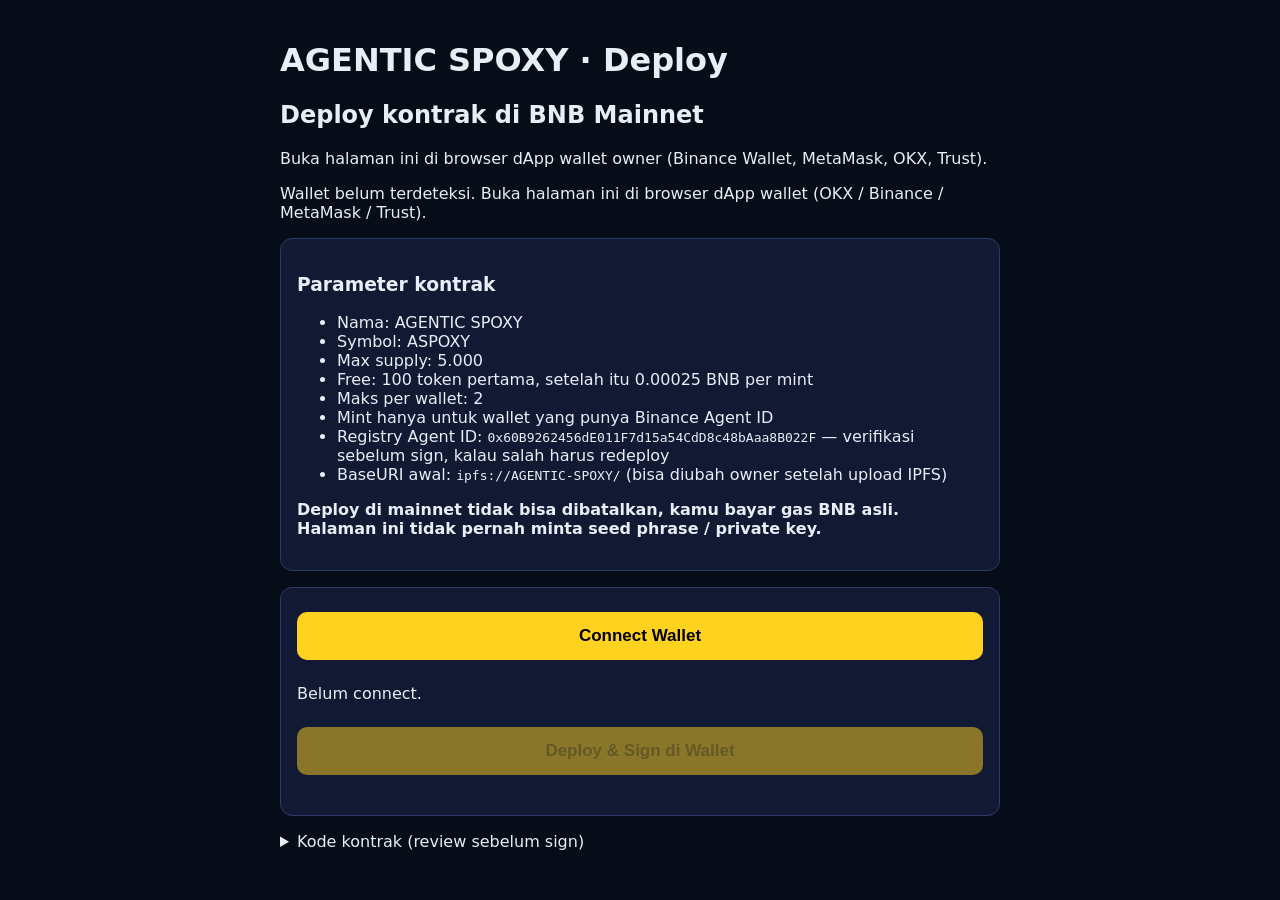
<file: agentic-spoxy-deploy.html>
<!doctype html><html lang="id"><head><meta charset="utf-8"><meta name="viewport" content="width=device-width,initial-scale=1">
<title>AGENTIC SPOXY · Deploy</title>
<style>body{font-family:system-ui,Arial,sans-serif;background:#060c18;color:#e8edf7;max-width:720px;margin:0 auto;padding:20px}button{width:100%;padding:14px;font-size:17px;font-weight:700;cursor:pointer;background:#ffd21f;border:0;border-radius:10px;margin:8px 0}button:disabled{opacity:.5}.card{border:1px solid #2b3a63;border-radius:12px;padding:16px;margin:16px 0;background:#121a33}.ok{color:#4dff88}.err{color:#ff8a8a}code{word-break:break-all}pre{white-space:pre-wrap;word-break:break-all;background:#0a1122;padding:12px;border-radius:8px;max-height:300px;overflow:auto}</style></head><body>
<h1>AGENTIC SPOXY · Deploy</h1>
<h2>Deploy kontrak di BNB Mainnet</h2>
<p>Buka halaman ini di browser dApp wallet owner (Binance Wallet, MetaMask, OKX, Trust).</p>
<p id="detected">Mendeteksi wallet...</p>
<div class="card"><h3>Parameter kontrak</h3><ul>
<li>Nama: AGENTIC SPOXY</li><li>Symbol: ASPOXY</li><li>Max supply: 5.000</li>
<li>Free: 100 token pertama, setelah itu 0.00025 BNB per mint</li><li>Maks per wallet: 2</li>
<li>Mint hanya untuk wallet yang punya Binance Agent ID</li>
<li>Registry Agent ID: <code>0x60B9262456dE011F7d15a54CdD8c48bAaa8B022F</code> — verifikasi sebelum sign, kalau salah harus redeploy</li>
<li>BaseURI awal: <code>ipfs://AGENTIC-SPOXY/</code> (bisa diubah owner setelah upload IPFS)</li>
</ul><p><b>Deploy di mainnet tidak bisa dibatalkan, kamu bayar gas BNB asli. Halaman ini tidak pernah minta seed phrase / private key.</b></p></div>
<div class="card">
<button id="connect">Connect Wallet</button>
<p id="account">Belum connect.</p>
<button id="deploy" disabled>Deploy &amp; Sign di Wallet</button>
<p id="status"></p><div id="result"></div>
</div>
<details><summary>Kode kontrak (review sebelum sign)</summary><pre>// SPDX-License-Identifier: MIT
pragma solidity ^0.8.20;

import "@openzeppelin/contracts/token/ERC721/ERC721.sol";
import "@openzeppelin/contracts/access/Ownable.sol";
import "@openzeppelin/contracts/security/ReentrancyGuard.sol";

interface IAgentId {
    function balanceOf(address account) external view returns (uint256);
}

/// @title AGENTIC SPOXY
/// @notice ERC-721 on BNB Chain (chain 56). Mint only for wallets holding a Binance Agent ID.
/// Free for the first 100 tokens of total supply, then 0.00025 BNB per mint.
/// Max 2 tokens per wallet in total. Max supply 5000.
/// Owner can open/close mint, update baseURI, and withdraw.
/// BaseURI is settable so the real IPFS CID can be set after upload.
/// Initial baseURI is a pattern and MUST be updated by the owner after IPFS upload.
contract AgenticSpoxy is ERC721, Ownable, ReentrancyGuard {
    uint256 public constant MAX_SUPPLY = 5000;
    uint256 public constant FREE_SUPPLY = 100;
    uint256 public constant MINT_PRICE = 0.00025 ether;
    uint256 public constant MAX_PER_WALLET = 2;

    // Binance .ai Agent ID registry as used by LeadLoop-style minting on BNB Chain.
    // VERIFY this address before signing a mainnet deploy. If it is wrong,
    // minting will be gated by the wrong token. Owner cannot change it in this
    // version on purpose, so a wrong registry requires a redeploy.
    address public constant AGENT_ID_REGISTRY = 0x60B9262456dE011F7d15a54CdD8c48bAaa8B022F;

    uint256 public totalMinted;
    bool public mintOpen = true;
    string private _baseTokenURI = "ipfs://AGENTIC-SPOXY/";

    mapping(address =&gt; uint256) public mintedByWallet;

    error NoAgentId();
    error MintClosed();
    error BadQuantity();
    error OverLimit();
    error SoldOut();
    error Underpaid();

    constructor() ERC721("AGENTIC SPOXY", "ASPOXY") {}

    function mint(uint256 qty) external payable nonReentrant {
        if (!mintOpen) revert MintClosed();
        if (qty == 0 || qty &gt; MAX_PER_WALLET) revert BadQuantity();
        if (mintedByWallet[msg.sender] + qty &gt; MAX_PER_WALLET) revert OverLimit();
        if (totalMinted + qty &gt; MAX_SUPPLY) revert SoldOut();
        if (IAgentId(AGENT_ID_REGISTRY).balanceOf(msg.sender) == 0) revert NoAgentId();

        uint256 paidCount = 0;
        for (uint256 i = 0; i &lt; qty; i++) {
            if (totalMinted + i &gt;= FREE_SUPPLY) {
                paidCount += 1;
            }
        }
        uint256 required = paidCount * MINT_PRICE;
        if (msg.value &lt; required) revert Underpaid();

        mintedByWallet[msg.sender] += qty;
        for (uint256 i = 0; i &lt; qty; i++) {
            totalMinted += 1;
            _safeMint(msg.sender, totalMinted);
        }

        uint256 refund = msg.value - required;
        if (refund &gt; 0) {
            (bool ok, ) = payable(msg.sender).call{value: refund}("");
            require(ok, "Refund failed");
        }
    }

    function tokenURI(uint256 tokenId) public view override returns (string memory) {
        _requireMinted(tokenId);
        return string(abi.encodePacked(_baseTokenURI, _toString(tokenId), ".json"));
    }

    function _toString(uint256 value) internal pure returns (string memory) {
        if (value == 0) return "0";
        uint256 temp = value;
        uint256 digits;
        while (temp != 0) {
            digits++;
            temp /= 10;
        }
        bytes memory buffer = new bytes(digits);
        while (value != 0) {
            digits -= 1;
            buffer[digits] = bytes1(uint8(48 + uint256(value % 10)));
            value /= 10;
        }
        return string(buffer);
    }

    function _baseURI() internal view override returns (string memory) {
        return _baseTokenURI;
    }

    function setBaseURI(string calldata newBaseURI) external onlyOwner {
        _baseTokenURI = newBaseURI;
    }

    function setMintOpen(bool open) external onlyOwner {
        mintOpen = open;
    }

    function withdraw() external onlyOwner nonReentrant {
        (bool ok, ) = payable(owner()).call{value: address(this).balance}("");
        require(ok, "Withdraw failed");
    }
}
</pre></details>
<script>
const BYTECODE = "[base64]";
let account=null, provider=null;

function getProvider(){
  if(window.okxwallet) return {p: window.okxwallet, name: 'OKX'};
  if(window.ethereum){
    if(window.ethereum.isOkxWallet) return {p: window.ethereum, name: 'OKX'};
    if(window.ethereum.providers){ const okx = window.ethereum.providers.find(x => x.isOkxWallet); if(okx) return {p: okx, name: 'OKX'}; }
    return {p: window.ethereum, name: 'MetaMask / Ethereum'};
  }
  if(window.web3 && window.web3.currentProvider) return {p: window.web3.currentProvider, name: 'Web3'};
  return null;
}
async function connectWallet(){
  const found = getProvider();
  if(!found){ setStatus('Wallet tidak terdeteksi. Buka halaman ini di browser dApp wallet: di aplikasi OKX, Binance Wallet, MetaMask, atau Trust, buka Browser / Discover, lalu tempel link halaman ini.', 'err'); return null; }
  const provider = found.p;
  const accounts = await provider.request({method:'eth_requestAccounts'});
  const account = accounts[0];
  const chainId = await provider.request({method:'eth_chainId'});
  if(chainId !== '0x38'){
    try{ await provider.request({method:'wallet_switchEthereumChain', params:[{chainId:'0x38'}]}); }
    catch(e){ await provider.request({method:'wallet_addEthereumChain', params:[{chainId:'0x38', chainName:'BNB Smart Chain', nativeCurrency:{name:'BNB', symbol:'BNB', decimals:18}, rpcUrls:['https://bsc-dataseed.binance.org'], blockExplorerUrls:['https://bscscan.com']}] }); }
  }
  return {provider, account, walletName: found.name};
}
function setStatus(msg, cls){ const el=document.getElementById('status'); if(el){ el.textContent=msg; el.className=cls||''; } }
function showDetected(){
  const el=document.getElementById('detected'); if(!el) return;
  const f=getProvider(); el.textContent = f ? 'Wallet terdeteksi: ' + f.name + '. Klik Connect Wallet.' : 'Wallet belum terdeteksi. Buka halaman ini di browser dApp wallet (OKX / Binance / MetaMask / Trust).';
}

showDetected();
document.getElementById('connect').onclick = async () => {
  try{ const r = await connectWallet(); if(!r) return; provider=r.provider; account=r.account; document.getElementById('account').textContent='Wallet ('+r.walletName+'): '+account; document.getElementById('deploy').disabled=false; setStatus('Wallet terhubung di BNB Mainnet. Klik Deploy.', 'ok'); }
  catch(e){ setStatus('Gagal connect: '+(e.message||e), 'err'); }
};
document.getElementById('deploy').onclick = async () => {
  if(!account) return;
  try{
    setStatus('Meminta estimasi gas...');
    let gas; try{ gas = await provider.request({method:'eth_estimateGas', params:[{from:account, data:BYTECODE}]}); }catch(e){ gas='0x2dc6c0'; }
    const txHash = await provider.request({method:'eth_sendTransaction', params:[{from:account, data:BYTECODE, gas:gas}]});
    setStatus('Transaksi terkirim, menunggu konfirmasi... Tx: '+txHash);
    let receipt=null; for(let i=0;i<60;i++){ await new Promise(r=>setTimeout(r,3000)); receipt=await provider.request({method:'eth_getTransactionReceipt', params:[txHash]}); if(receipt) break; }
    if(receipt && receipt.contractAddress){
      document.getElementById('result').innerHTML='<p class="ok"><b>DEPLOY BERHASIL</b></p><p>Contract: <code>'+receipt.contractAddress+'</code></p><p>Tx: <code>'+txHash+'</code></p><p><a href="https://bscscan.com/address/'+receipt.contractAddress+'" target="_blank" rel="noopener">Lihat di BscScan</a></p><p><a href="agentic-spoxy-withdraw.html?contract='+receipt.contractAddress+'">Buka halaman Withdraw dengan kontrak ini</a> — simpan alamat kontrak ini, dan kirim ke pembuat web untuk mengganti placeholder di website.</p>';
      setStatus('Deploy berhasil.', 'ok');
    } else { document.getElementById('result').innerHTML='<p>Tx: <code>'+txHash+'</code>. Receipt belum ditemukan, cek di <a href="https://bscscan.com/tx/'+txHash+'" target="_blank" rel="noopener">BscScan</a>.</p>'; }
  }catch(e){ setStatus('Deploy dibatalkan / gagal: '+(e.message||e), 'err'); }
};
</script></body></html>
</file>
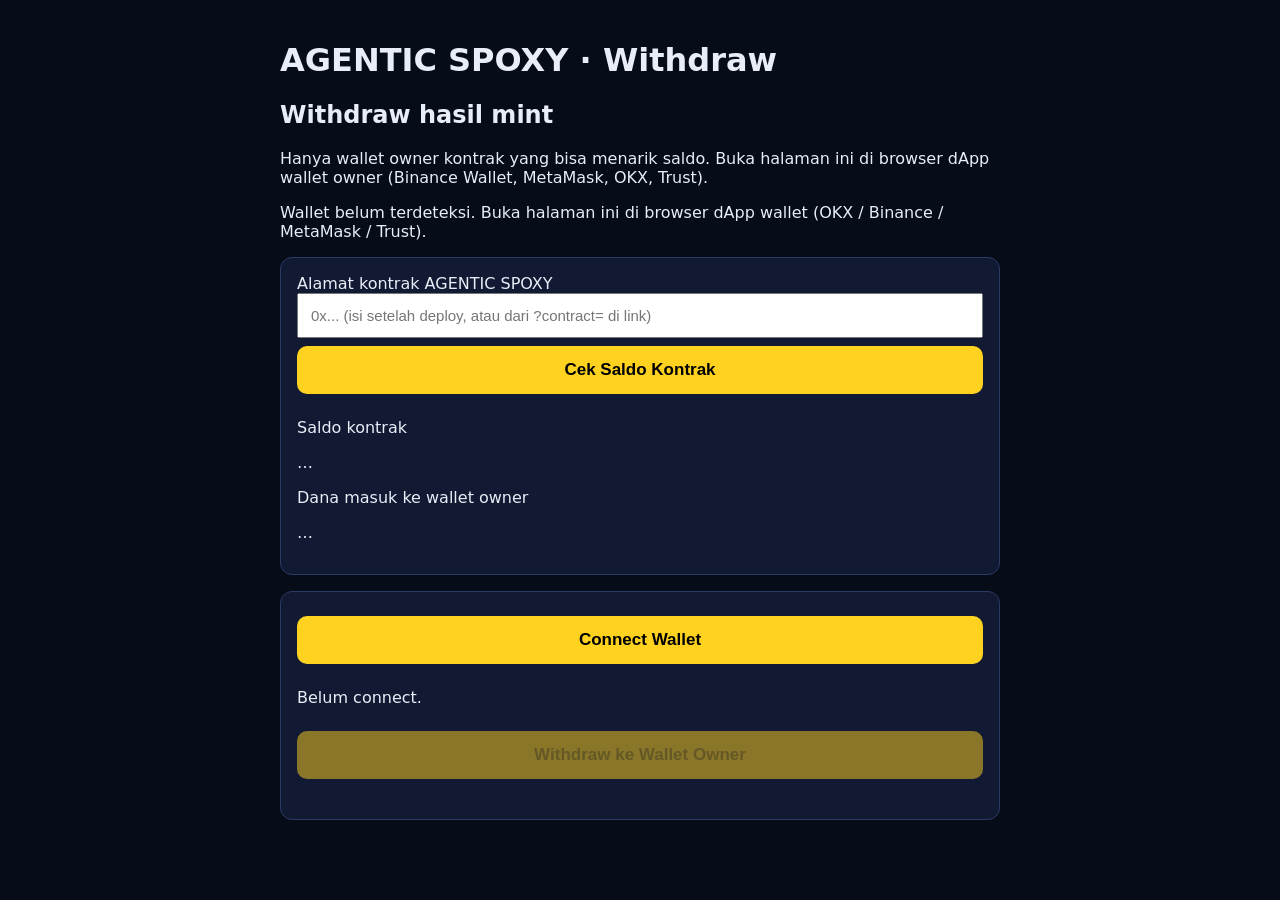
<file: agentic-spoxy-withdraw.html>
<!doctype html><html lang="id"><head><meta charset="utf-8"><meta name="viewport" content="width=device-width,initial-scale=1">
<title>AGENTIC SPOXY · Withdraw</title>
<style>body{font-family:system-ui,Arial,sans-serif;background:#060c18;color:#e8edf7;max-width:720px;margin:0 auto;padding:20px}button{width:100%;padding:14px;font-size:17px;font-weight:700;cursor:pointer;background:#ffd21f;border:0;border-radius:10px;margin:8px 0}button:disabled{opacity:.5}.card{border:1px solid #2b3a63;border-radius:12px;padding:16px;margin:16px 0;background:#121a33}.ok{color:#4dff88}.err{color:#ff8a8a}code{word-break:break-all}input{width:100%;padding:12px;font-size:15px;box-sizing:border-box}</style></head><body>
<h1>AGENTIC SPOXY · Withdraw</h1>
<h2>Withdraw hasil mint</h2>
<p>Hanya wallet owner kontrak yang bisa menarik saldo. Buka halaman ini di browser dApp wallet owner (Binance Wallet, MetaMask, OKX, Trust).</p>
<p id="detected">Mendeteksi wallet...</p>
<div class="card">
<label>Alamat kontrak AGENTIC SPOXY</label>
<input id="contract" placeholder="0x... (isi setelah deploy, atau dari ?contract= di link)">
<button id="check">Cek Saldo Kontrak</button>
<p>Saldo kontrak</p><p id="balance">…</p>
<p>Dana masuk ke wallet owner</p><p id="owner">…</p>
<p id="contractlink"></p>
</div>
<div class="card">
<button id="connect">Connect Wallet</button>
<p id="account">Belum connect.</p>
<button id="withdraw" disabled>Withdraw ke Wallet Owner</button>
<p id="status"></p><div id="result"></div>
</div>
<script>
let account=null, provider=null, contractAddr='';
const $ = id => document.getElementById(id);

function getProvider(){
  if(window.okxwallet) return {p: window.okxwallet, name: 'OKX'};
  if(window.ethereum){
    if(window.ethereum.isOkxWallet) return {p: window.ethereum, name: 'OKX'};
    if(window.ethereum.providers){ const okx = window.ethereum.providers.find(x => x.isOkxWallet); if(okx) return {p: okx, name: 'OKX'}; }
    return {p: window.ethereum, name: 'MetaMask / Ethereum'};
  }
  if(window.web3 && window.web3.currentProvider) return {p: window.web3.currentProvider, name: 'Web3'};
  return null;
}
async function connectWallet(){
  const found = getProvider();
  if(!found){ setStatus('Wallet tidak terdeteksi. Buka halaman ini di browser dApp wallet: di aplikasi OKX, Binance Wallet, MetaMask, atau Trust, buka Browser / Discover, lalu tempel link halaman ini.', 'err'); return null; }
  const provider = found.p;
  const accounts = await provider.request({method:'eth_requestAccounts'});
  const account = accounts[0];
  const chainId = await provider.request({method:'eth_chainId'});
  if(chainId !== '0x38'){
    try{ await provider.request({method:'wallet_switchEthereumChain', params:[{chainId:'0x38'}]}); }
    catch(e){ await provider.request({method:'wallet_addEthereumChain', params:[{chainId:'0x38', chainName:'BNB Smart Chain', nativeCurrency:{name:'BNB', symbol:'BNB', decimals:18}, rpcUrls:['https://bsc-dataseed.binance.org'], blockExplorerUrls:['https://bscscan.com']}] }); }
  }
  return {provider, account, walletName: found.name};
}
function setStatus(msg, cls){ const el=document.getElementById('status'); if(el){ el.textContent=msg; el.className=cls||''; } }
function showDetected(){
  const el=document.getElementById('detected'); if(!el) return;
  const f=getProvider(); el.textContent = f ? 'Wallet terdeteksi: ' + f.name + '. Klik Connect Wallet.' : 'Wallet belum terdeteksi. Buka halaman ini di browser dApp wallet (OKX / Binance / MetaMask / Trust).';
}

showDetected();
function getContractFromQuery(){ const q=new URLSearchParams(location.search).get('contract'); if(q && /^0x[0-9a-fA-F]{40}$/.test(q)){ $('contract').value=q; contractAddr=q; } }
getContractFromQuery();
function padAddress(addr){ return '0x000000000000000000000000' + addr.slice(2).toLowerCase(); }
async function callEth(to, data){ return await provider.request({method:'eth_call', params:[{to, data}, 'latest']}); }
function parseOwner(hex){ return '0x' + hex.slice(-40); }
function weiToBnb(weiHex){ const v=BigInt(weiHex); const whole=v/1000000000000000000n; const frac=v%1000000000000000000n; return whole.toString()+'.'+frac.toString().padStart(18,'0').replace(/0+$/,''); }
async function checkBalance(){
  contractAddr = $('contract').value.trim();
  if(!/^0x[0-9a-fA-F]{40}$/.test(contractAddr)){ setStatus('Alamat kontrak tidak valid.', 'err'); return; }
  if(!provider){ setStatus('Connect wallet dulu untuk cek saldo.', 'err'); return; }
  try{
    const bal = await provider.request({method:'eth_getBalance', params:[contractAddr, 'latest']});
    $('balance').textContent = weiToBnb(bal) + ' BNB';
    const ownerHex = await callEth(contractAddr, '0x8da5cb5b');
    $('owner').textContent = parseOwner(ownerHex);
    $('contractlink').innerHTML = '<a href="https://bscscan.com/address/'+contractAddr+'" target="_blank" rel="noopener">Kontrak di BscScan</a>';
    if(account && account.toLowerCase() === parseOwner(ownerHex).toLowerCase()){ $('withdraw').disabled=false; setStatus('Kamu adalah owner. Tombol Withdraw aktif.', 'ok'); }
    else if(account){ $('withdraw').disabled=true; setStatus('Wallet ini bukan owner kontrak, jadi tidak bisa withdraw.', 'err'); }
    else setStatus('Saldo dicek. Connect wallet owner untuk withdraw.', '');
  }catch(e){ setStatus('Gagal cek saldo: '+(e.message||e), 'err'); }
}
$('check').onclick = async () => { if(!provider){ try{ const r=await connectWallet(); if(!r) return; provider=r.provider; account=r.account; $('account').textContent='Wallet ('+r.walletName+'): '+account; }catch(e){ setStatus('Gagal connect: '+(e.message||e), 'err'); return; } } await checkBalance(); };
$('connect').onclick = async () => { try{ const r=await connectWallet(); if(!r) return; provider=r.provider; account=r.account; $('account').textContent='Wallet ('+r.walletName+'): '+account; setStatus('Wallet terhubung. Klik Cek Saldo Kontrak.', 'ok'); if(contractAddr) await checkBalance(); }catch(e){ setStatus('Gagal connect: '+(e.message||e), 'err'); } };
$('withdraw').onclick = async () => {
  if(!account || !contractAddr) return;
  try{
    setStatus('Meminta sign withdraw...');
    const txHash = await provider.request({method:'eth_sendTransaction', params:[{from:account, to:contractAddr, data:'0x3ccfd60b'}]});
    setStatus('Withdraw terkirim. Tx: '+txHash);
    let receipt=null; for(let i=0;i<60;i++){ await new Promise(r=>setTimeout(r,3000)); receipt=await provider.request({method:'eth_getTransactionReceipt', params:[txHash]}); if(receipt) break; }
    if(receipt){ $('result').innerHTML='<p class="ok"><b>WITHDRAW BERHASIL</b></p><p>Tx: <code>'+txHash+'</code></p><p><a href="https://bscscan.com/tx/'+txHash+'" target="_blank" rel="noopener">Lihat di BscScan</a></p>'; setStatus('Withdraw berhasil. Dana masuk ke wallet owner.', 'ok'); await checkBalance(); }
  }catch(e){ setStatus('Withdraw dibatalkan / gagal: '+(e.message||e), 'err'); }
};
</script></body></html>
</file>
